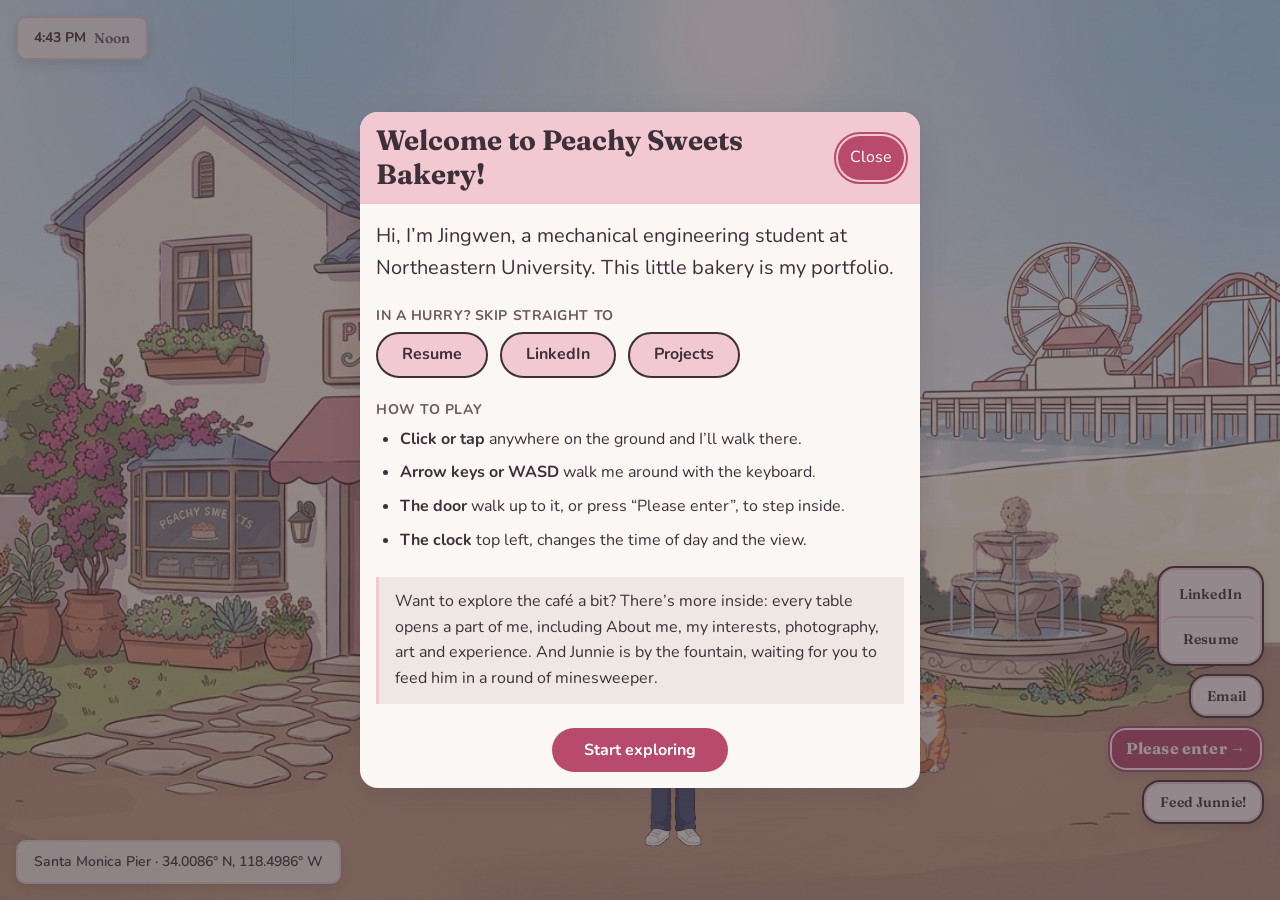
<file: index.html>
<!DOCTYPE html>
<html lang="en">
<head>
<meta charset="utf-8">
<meta name="viewport" content="width=device-width, initial-scale=1">

<!-- Copy lives in src/data/content.js (PRD R31). <title> is set from there on boot;
     this value is only what shows before the module runs. -->
<title>Jingwen Bakery</title>
<!-- The cake slice from the Arts table, as the tab icon. -->
<link rel="icon" type="image/png" sizes="32x32" href="assets/favicon-32.png">
<link rel="apple-touch-icon" href="assets/apple-touch-icon.png">

<link rel="preconnect" href="https://fonts.googleapis.com">
<link rel="preconnect" href="https://fonts.gstatic.com" crossorigin>
<link rel="stylesheet" href="https://fonts.googleapis.com/css2?family=Fraunces:opsz,wght@9..144,400;9..144,600&family=Nunito:wght@400;600;700&display=swap">

<!-- No leading slashes anywhere. A leading slash resolves to the domain root and
     404s on a GitHub Pages project site (PRD §10.3). -->
<link rel="stylesheet" href="src/styles/tokens.css">
<link rel="stylesheet" href="src/styles/base.css">
<link rel="stylesheet" href="src/styles/scenes.css">
<link rel="stylesheet" href="src/styles/ui.css">
<link rel="stylesheet" href="src/styles/panel.css">
<link rel="stylesheet" href="src/styles/game.css">
</head>

<!-- data-time is replaced on boot from the visitor's clock. The value here only
     prevents a flash of untinted scene before the module runs. -->
<body data-time="noon">

<!-- Layer order is fixed by PRD §9 and design.md. Stacking comes from the --z-* tokens
     in tokens.css; never add a bare z-index. The elements are static, the contents are
     filled in by src/engine/renderer.js from src/data/. -->
<div class="stage" id="stage">
  <div class="layer layer--sky"      id="sky"      aria-hidden="true"></div>

  <!-- Two backdrops so a time change can cross-fade instead of hard-cutting (R30).
       The renderer alternates which one is on top.

       Each is a slot rather than a bare <img>: the image is fitted small, to read as
       distant, and a blurred copy of itself fills the space around it so it does not
       end on a visible rectangle. See scenes.css. -->
  <!-- Three copies of the same file, side by side, with the outer two mirrored. The
       middle one is the landmark; the mirrors exist only to carry the sky and the
       distant land out past the edges of the screen. Same URL, so one download. -->
  <div class="layer layer--backdrop" id="backdrop-a" aria-hidden="true">
    <div class="backdrop__strip">
      <img class="backdrop__image backdrop__image--mirror" alt="" decoding="async">
      <img class="backdrop__image" alt="" decoding="async">
      <img class="backdrop__image backdrop__image--mirror" alt="" decoding="async">
    </div>
  </div>
  <div class="layer layer--backdrop" id="backdrop-b" aria-hidden="true" hidden>
    <div class="backdrop__strip">
      <img class="backdrop__image backdrop__image--mirror" alt="" decoding="async">
      <img class="backdrop__image" alt="" decoding="async">
      <img class="backdrop__image backdrop__image--mirror" alt="" decoding="async">
    </div>
  </div>

  <div class="layer layer--tint"     id="tint"     aria-hidden="true"></div>
  <img class="layer layer--scene"    id="scene"    alt="" decoding="async">

  <!-- The interior's light: sunset through the window, lamps on at night. Indoors
       only, and only over the painted room — see "the room's light" in scenes.css. -->
  <div class="layer layer--room-light" id="room-light" aria-hidden="true">
    <div class="room-light__shade"></div>
    <div class="room-light__window"></div>
    <div class="room-light__lamps"></div>
  </div>
  <div class="layer layer--props"    id="props"></div>

  <!-- The five table buttons have their own layer, separate from the signs, because
       the two need different treatment on a phone. Sharing the signs' layer meant
       the tables were dragged into the signs' corner dock by a rule written for
       signs, and landed at viewport percentages that mean nothing. Both layers do
       dock below 8:5, but each to its own place — see ui.css.

       NOT aria-hidden, unlike the decor layer below: these are real controls. -->
  <div class="layer layer--tables"   id="tables"></div>

  <div class="layer layer--decor"    id="decor" aria-hidden="true"></div>
  <div class="layer layer--actors"   id="actors"></div>

  <!-- Chrome. Sits above the time-of-day tint, so it is never dimmed by the night
       wash — that would be a bug, not a mood. -->
  <div class="layer layer--ui" id="ui"></div>
</div>

<!-- The overlay panel a table opens. Outside .stage deliberately: the stage gets
     `inert` while a panel is open, and a panel nested inside it would inert itself.
     Empty here — src/engine/panel.js fills it, because copy lives in content.js. -->
<div class="panel" id="panel" hidden>
  <div class="panel__scrim" data-close></div>
  <!-- The FRAME is the dialog, not the card: the Feed Junnie! tabs stick out past
       the card's edge, so they live beside it rather than inside its clipped,
       rounded box, and they still have to be inside the dialog for a screen reader
       in a modal to reach them. -->
  <div class="panel__frame" role="dialog" aria-modal="true" aria-labelledby="panel-title">
  <div class="panel__card">
    <header class="panel__bar">
      <h2 class="panel__title" id="panel-title"></h2>
      <button class="panel__close" type="button" data-close></button>
    </header>
    <!-- tabindex="0" makes the scrolling region reachable by keyboard. Without it
         the body is not focusable, the arrow keys go to the focused close button
         instead, and a keyboard-only user cannot read past the fold of a long
         panel — WCAG 2.1.1. It is also the standard technique for a scroll
         container that holds no other focusable element. -->
    <div class="panel__body" id="panel-body" tabindex="0"></div>
  </div>
  <!-- Dividers on the side of the window. Empty and hidden for every panel except
       Feed Junnie!, which fills it (engine/game.js). -->
  <div class="panel__tabs" id="panel-tabs" hidden></div>
  </div>
</div>

<!-- The photo lightbox. A SIBLING of the panel, not a child: the panel's focus trap
     queries its own subtree, so a lightbox nested inside would be caught by that trap
     and by the panel's Escape handler at the same time. Kept out here, it owns its
     own trap and closes on its own Escape. src/engine/lightbox.js fills it. -->
<div class="lightbox" id="lightbox" hidden>
  <div class="lightbox__scrim" data-lightbox-close></div>
  <div class="lightbox__frame" role="dialog" aria-modal="true" aria-labelledby="lightbox-caption">
    <!-- Close comes FIRST in the DOM even though it is styled into the top-right
         corner. That corner is above the arrows on screen, so first in the markup is
         what makes the tab order match the reading order. Placed last, Tab went
         prev, next, close — the way out was the last thing a keyboard user found. -->
    <button class="lightbox__close" id="lightbox-close" type="button" data-lightbox-close></button>
    <img class="lightbox__image" id="lightbox-image" alt="">
    <p class="lightbox__caption" id="lightbox-caption"></p>
    <div class="lightbox__controls">
      <button class="lightbox__nav" id="lightbox-prev" type="button"></button>
      <span class="lightbox__count" id="lightbox-count"></span>
      <button class="lightbox__nav" id="lightbox-next" type="button"></button>
    </div>
  </div>
</div>

<script type="module" src="src/engine/main.js"></script>
</body>
</html>
</file>
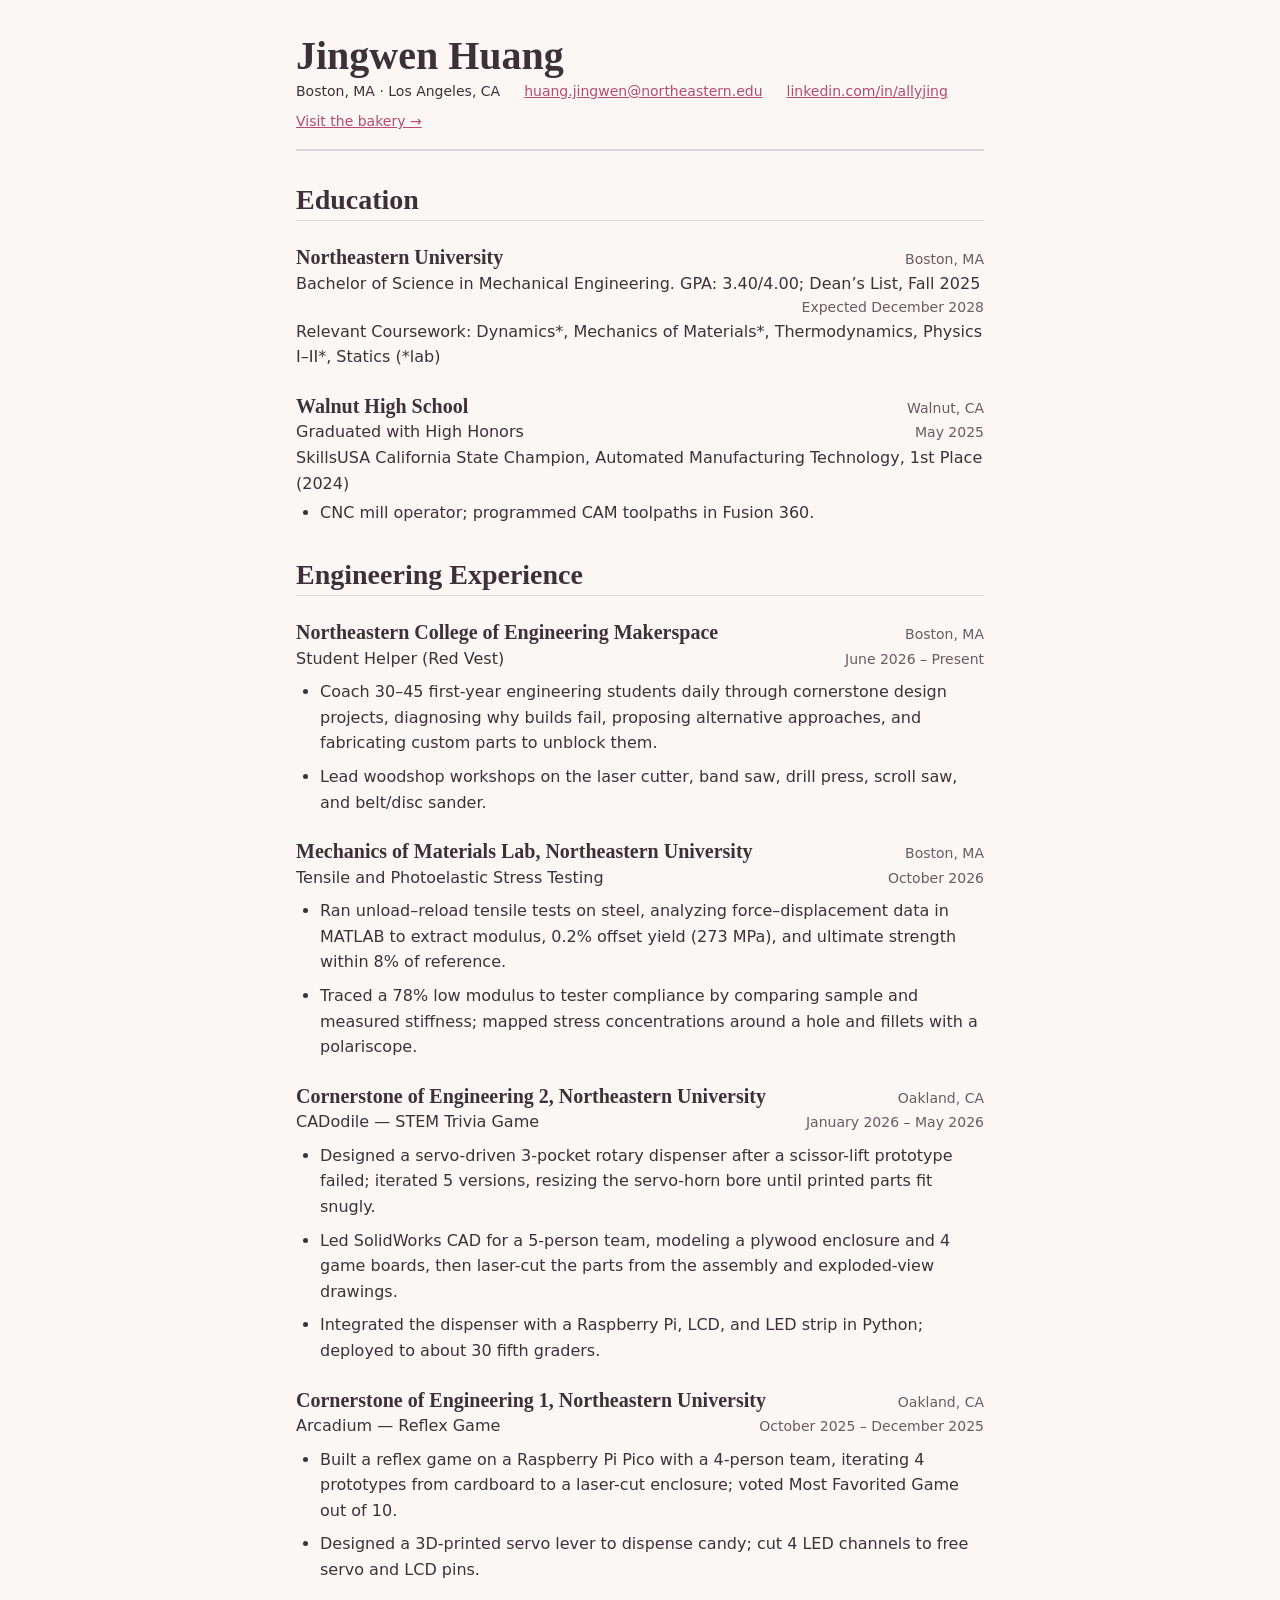
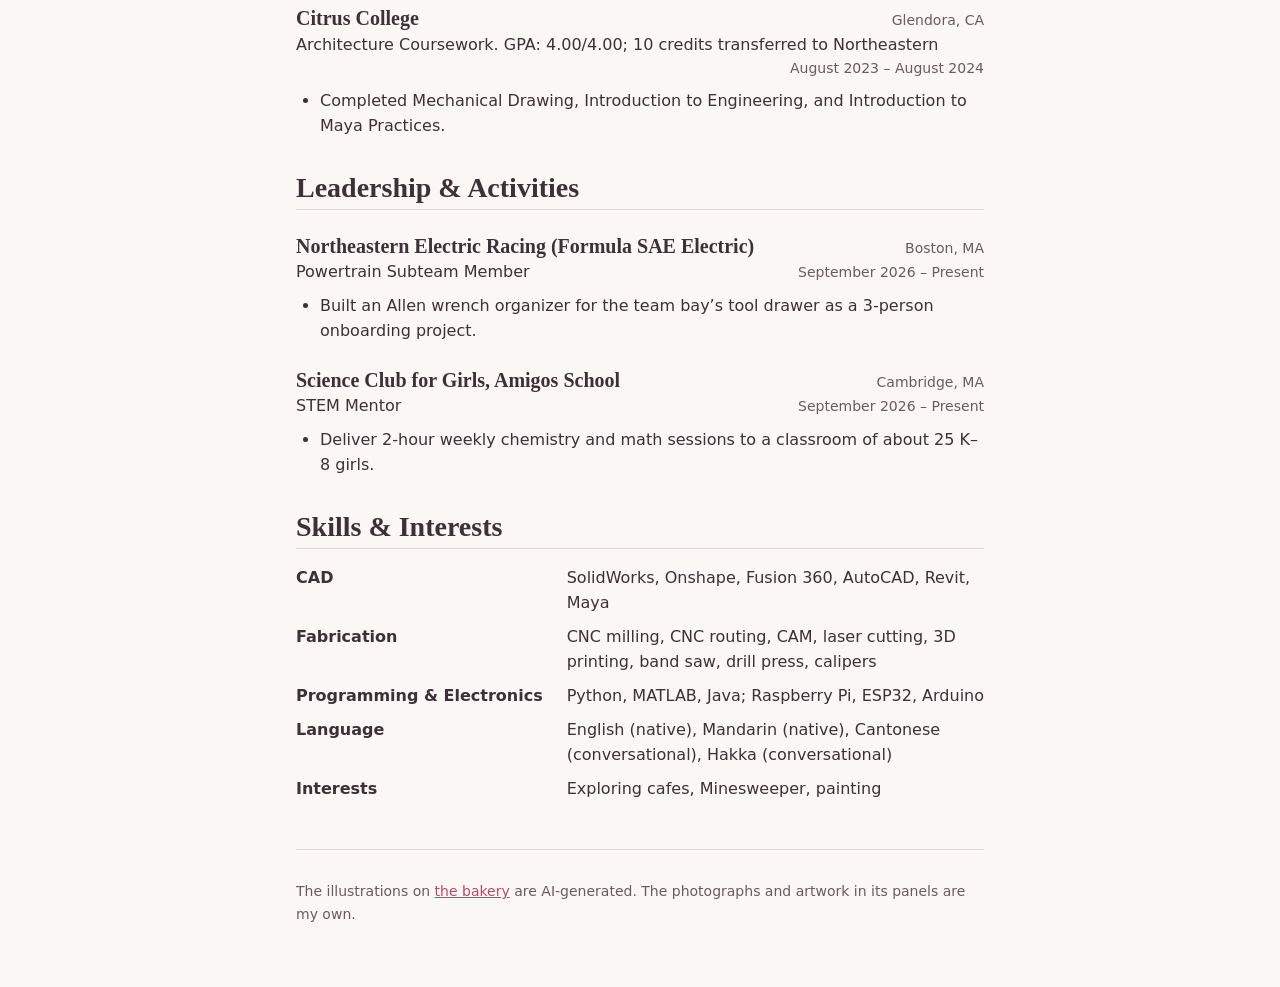
<file: resume.html>
<!DOCTYPE html>
<html lang="en">
<head>
<meta charset="utf-8">
<meta name="viewport" content="width=device-width, initial-scale=1">
<title>Jingwen Huang — Resume</title>
<!-- The cake slice from the Arts table, as the tab icon. -->
<link rel="icon" type="image/png" sizes="32x32" href="assets/favicon-32.png">
<link rel="apple-touch-icon" href="assets/apple-touch-icon.png">
<meta name="description" content="Jingwen Huang: mechanical engineering student at Northeastern University. Makerspace student helper, materials testing, CAD and fabrication.">

<!-- No leading slashes: they resolve to the domain root and 404 on a project site. -->
<link rel="stylesheet" href="src/styles/tokens.css">
<link rel="stylesheet" href="src/styles/resume.css">
</head>

<!-- data-time is fixed rather than derived. This page has no JavaScript by design
     (PRD R24): it is the fast path for a recruiter, and it has to work if every
     script fails. The time-of-day system does not apply here.

     ⚠️ The phone number from the source resume is deliberately NOT here. This repo is
     public (PRD §10.3). Email and LinkedIn are enough to reach her.

     Source: Resume_JingwenH_Mach.pdf (Harvard template), 2026-11-02. Every line
     below is hers, verbatim, in the same sections and order. The resume also lists
     allyjing.github.io, which is this site, so "Visit the bakery" stands in for it.

     Each entry is laid out like the template: the organisation with its place on the
     right, then the role with its dates on the right. -->
<body data-time="noon">

<a class="skip" href="#main">Skip to content</a>

<header class="sheet__head">
  <h1>Jingwen Huang</h1>

  <ul class="contact">
    <li>Boston, MA &middot; Los Angeles, CA</li>
    <li><a href="mailto:huang.jingwen@northeastern.edu">huang.jingwen@northeastern.edu</a></li>
    <li><a href="https://www.linkedin.com/in/allyjing/" rel="noopener noreferrer">linkedin.com/in/allyjing</a></li>
    <li><a href="index.html">Visit the bakery &rarr;</a></li>
  </ul>
</header>

<main id="main">

  <section>
    <h2>Education</h2>

    <article class="entry">
      <div class="entry__row"><h3>Northeastern University</h3><span>Boston, MA</span></div>
      <div class="entry__row">
        <p>Bachelor of Science in Mechanical Engineering. GPA: 3.40/4.00; Dean&rsquo;s List, Fall 2025</p>
        <span>Expected December 2028</span>
      </div>
      <p class="entry__line">Relevant Coursework: Dynamics*, Mechanics of Materials*, Thermodynamics,
        Physics I–II*, Statics (*lab)</p>
    </article>

    <article class="entry">
      <div class="entry__row"><h3>Walnut High School</h3><span>Walnut, CA</span></div>
      <div class="entry__row"><p>Graduated with High Honors</p><span>May 2025</span></div>
      <p class="entry__line">SkillsUSA California State Champion, Automated Manufacturing
        Technology, 1st Place (2024)</p>
      <ul>
        <li>CNC mill operator; programmed CAM toolpaths in Fusion 360.</li>
      </ul>
    </article>
  </section>

  <section>
    <h2>Engineering Experience</h2>

    <article class="entry">
      <div class="entry__row"><h3>Northeastern College of Engineering Makerspace</h3><span>Boston, MA</span></div>
      <div class="entry__row"><p>Student Helper (Red Vest)</p><span>June 2026 – Present</span></div>
      <ul>
        <li>Coach 30–45 first-year engineering students daily through cornerstone design
          projects, diagnosing why builds fail, proposing alternative approaches, and
          fabricating custom parts to unblock them.</li>
        <li>Lead woodshop workshops on the laser cutter, band saw, drill press, scroll saw,
          and belt/disc sander.</li>
      </ul>
    </article>

    <article class="entry">
      <div class="entry__row"><h3>Mechanics of Materials Lab, Northeastern University</h3><span>Boston, MA</span></div>
      <div class="entry__row"><p>Tensile and Photoelastic Stress Testing</p><span>October 2026</span></div>
      <ul>
        <li>Ran unload–reload tensile tests on steel, analyzing force–displacement data in
          MATLAB to extract modulus, 0.2% offset yield (273 MPa), and ultimate strength
          within 8% of reference.</li>
        <li>Traced a 78% low modulus to tester compliance by comparing sample and measured
          stiffness; mapped stress concentrations around a hole and fillets with a
          polariscope.</li>
      </ul>
    </article>

    <article class="entry">
      <div class="entry__row"><h3>Cornerstone of Engineering 2, Northeastern University</h3><span>Oakland, CA</span></div>
      <div class="entry__row"><p>CADodile — STEM Trivia Game</p><span>January 2026 – May 2026</span></div>
      <ul>
        <li>Designed a servo-driven 3-pocket rotary dispenser after a scissor-lift prototype
          failed; iterated 5 versions, resizing the servo-horn bore until printed parts fit
          snugly.</li>
        <li>Led SolidWorks CAD for a 5-person team, modeling a plywood enclosure and 4 game
          boards, then laser-cut the parts from the assembly and exploded-view drawings.</li>
        <li>Integrated the dispenser with a Raspberry Pi, LCD, and LED strip in Python;
          deployed to about 30 fifth graders.</li>
      </ul>
    </article>

    <article class="entry">
      <div class="entry__row"><h3>Cornerstone of Engineering 1, Northeastern University</h3><span>Oakland, CA</span></div>
      <div class="entry__row"><p>Arcadium — Reflex Game</p><span>October 2025 – December 2025</span></div>
      <ul>
        <li>Built a reflex game on a Raspberry Pi Pico with a 4-person team, iterating 4
          prototypes from cardboard to a laser-cut enclosure; voted Most Favorited Game out
          of 10.</li>
        <li>Designed a 3D-printed servo lever to dispense candy; cut 4 LED channels to free
          servo and LCD pins.</li>
      </ul>
    </article>

    <article class="entry">
      <div class="entry__row"><h3>Citrus College</h3><span>Glendora, CA</span></div>
      <div class="entry__row">
        <p>Architecture Coursework. GPA: 4.00/4.00; 10 credits transferred to Northeastern</p>
        <span>August 2023 – August 2024</span>
      </div>
      <ul>
        <li>Completed Mechanical Drawing, Introduction to Engineering, and Introduction to
          Maya Practices.</li>
      </ul>
    </article>
  </section>

  <section>
    <h2>Leadership &amp; Activities</h2>

    <article class="entry">
      <div class="entry__row"><h3>Northeastern Electric Racing (Formula SAE Electric)</h3><span>Boston, MA</span></div>
      <div class="entry__row"><p>Powertrain Subteam Member</p><span>September 2026 – Present</span></div>
      <ul>
        <li>Built an Allen wrench organizer for the team bay&rsquo;s tool drawer as a
          3-person onboarding project.</li>
      </ul>
    </article>

    <article class="entry">
      <div class="entry__row"><h3>Science Club for Girls, Amigos School</h3><span>Cambridge, MA</span></div>
      <div class="entry__row"><p>STEM Mentor</p><span>September 2026 – Present</span></div>
      <ul>
        <li>Deliver 2-hour weekly chemistry and math sessions to a classroom of about 25
          K–8 girls.</li>
      </ul>
    </article>
  </section>

  <section>
    <h2>Skills &amp; Interests</h2>
    <dl class="skills">
      <dt>CAD</dt>
      <dd>SolidWorks, Onshape, Fusion 360, AutoCAD, Revit, Maya</dd>

      <dt>Fabrication</dt>
      <dd>CNC milling, CNC routing, CAM, laser cutting, 3D printing, band saw, drill
        press, calipers</dd>

      <dt>Programming &amp; Electronics</dt>
      <dd>Python, MATLAB, Java; Raspberry Pi, ESP32, Arduino</dd>

      <dt>Language</dt>
      <dd>English (native), Mandarin (native), Cantonese (conversational), Hakka
        (conversational)</dd>

      <dt>Interests</dt>
      <dd>Exploring cafes, Minesweeper, painting</dd>
    </dl>
  </section>

</main>

<footer class="sheet__foot">
  <p>The illustrations on <a href="index.html">the bakery</a> are AI-generated. The photographs and artwork in its panels are my own.</p>
</footer>

</body>
</html>
</file>
<file: src/styles/tokens.css>
/* Repo path: src/styles/tokens.css
 *
 * SINGLE SOURCE OF TRUTH for every color in the project.
 * No other file may contain a raw hex, rgb, or hsl value.
 *
 * The four [data-time] blocks override the SAME token names. Write component CSS once
 * against the semantic tokens; it will re-theme for free. Any new color must be added to
 * all four blocks, or it will be wrong three-quarters of the time.
 */

/* The indoor light tokens are REGISTERED so they can cross-fade. A plain custom
 * property used inside a gradient snaps from one value to the next; a registered
 * <color> interpolates, so the window darkens over 600ms like the sky outside does.
 * initial-value is the daytime "no change" value of each one. */
@property --room-window-top    { syntax: '<color>'; inherits: true; initial-value: #FFFFFF; }
@property --room-window-bottom { syntax: '<color>'; inherits: true; initial-value: #FFFFFF; }
@property --room-shade         { syntax: '<color>'; inherits: true; initial-value: #FFFFFF; }
@property --room-lamp-glow     { syntax: '<color>'; inherits: true; initial-value: transparent; }

:root {
  /* ---- Core palette (neutral / noon baseline) ---------------------------- */
  --surface-wall:   #FBF7F4;  /* bakery stucco, cards */
  --surface-trim:   #F2C8D3;  /* awning, window frames, signage */
  --surface-roof:   #A8C8DE;  /* roof tile, shutters */
  --accent-berry:   #B84A6E;  /* the ONE saturated color. Verified: 4.95:1 with
                                 --on-accent, 4.65:1 on --surface-wall. The more
                                 obvious #C2577A measures 4.25:1 and fails AA. */
  --ink:            #3E3038;  /* all text */
  --cat-ginger:     #E08A4B;  /* Junnie. Reserved. */
  /* The desserts. ⚠️ --dessert-bake and --dessert-glaze are now consumed by
   * assets/source/draw-desserts.py, which BAKES THEM INTO PNGs — a PNG cannot read a
   * custom property, so the script repeats these values as Python constants. They
   * look unused from CSS and they are not: change one here and you must change it
   * there and re-run the script, or the sprite and the plate under it disagree.
   * --dessert-plate is still drawn in CSS, by .serving::after. */
  --dessert-bake:   #E8C489;  /* baked pastry: croissant, bao, souffle */
  --dessert-glaze:  #E9A7B4;  /* icing and macaron shells */
  --dessert-plate:  #F6F0E8;  /* the plate under them — drawn in CSS */
  --on-accent:      #FFFFFF;  /* text/icons ON --accent-berry. Flips at night. */

  /* ---- Derived surfaces -------------------------------------------------- */
  --surface-raised: #FFFFFF;
  --surface-sunken: #EFE7E4;
  --ink-soft:       #6B5A62;  /* secondary text. AA on --surface-wall. */
  --hairline:       #E2D5D9;

  /* ---- Scene environment ------------------------------------------------- */
  --sky-top:        #9FC9E8;
  --sky-bottom:     #DCEBF5;
  --ground:         #A8CE8B;
  --ground-shade:   #8FBA73;
  --light-tint:     transparent;          /* the wash over the whole scene */
  --scene-filter:   none;                 /* brightness/saturate adjustment */
  --window-glow:    transparent;          /* lit bakery windows at night */
  --shadow-cast:    rgba(62, 48, 56, 0.16);
  --panel-scrim:    rgba(62, 48, 56, 0.55);  /* dim behind an open panel */

  /* ---- Type -------------------------------------------------------------- */
  --font-display: "Fraunces", Georgia, serif;
  --font-ui:      "Nunito", system-ui, -apple-system, sans-serif;

  --text-xs:   0.75rem;
  --text-sm:   0.875rem;
  --text-base: 1rem;
  --text-lg:   1.25rem;
  --text-xl:   1.75rem;
  --text-2xl:  2.5rem;

  --leading-tight: 1.2;
  --leading-body:  1.6;

  /* ---- Space (4px base) -------------------------------------------------- */
  --space-1: 0.25rem;
  --space-2: 0.5rem;
  --space-3: 0.75rem;
  --space-4: 1rem;
  --space-6: 1.5rem;
  --space-8: 2rem;
  --space-12: 3rem;

  /* ---- Radius ------------------------------------------------------------ */
  --radius-sm:   4px;
  --radius-md:   10px;
  --radius-lg:   18px;
  --radius-full: 999px;

  /* ---- Layers — never write a bare z-index ------------------------------- */
  --z-sky:       0;
  --z-backdrop:  5;   /* distant landmark layer */
  --z-scene:    10;
  --z-room-light: 15; /* the interior's window and lamp light: over the room art,
                         under the tables, so a dessert is never darkened */
  --z-props:    20;
  --z-actors:   30;
  --z-tint:     40;   /* time-of-day wash: ABOVE the scene, BELOW the UI */
  --z-ui:      100;   /* clock, location label, resume link — never dimmed */
  --z-panel:   200;
  --z-modal:   300;

  /* ---- Motion ------------------------------------------------------------ */
  --dur-bob:        400ms;
  --dur-step:       560ms;   /* one full stride, both legs */
  --dur-scene:      250ms;
  --dur-timeshift:  600ms;
  --ease-soft:      cubic-bezier(0.4, 0.0, 0.2, 1);

  /* ---- UI chrome (clock, location label) — readable in all four themes ---- */
  --chrome-bg:   rgba(251, 247, 244, 0.88);
  --chrome-ink:  #3E3038;

  /* ---- Indoor UI ----------------------------------------------------------
   * The interior is a lit room and does not change with the time of day, so
   * neither does anything drawn on top of it. These deliberately have NO
   * [data-time] overrides — that is the whole point of them.
   *
   * They hold the daytime values of the tokens they stand in for, so an indoor
   * control looks the same at midnight as at noon. Do not "fix" the missing
   * overrides by adding them. */
  --room-face:       #FBF7F4;  /* stands in for --surface-wall  */
  --room-ink:        #3E3038;  /* stands in for --ink           */
  --room-keyline:    #F2C8D3;  /* stands in for --surface-trim  */
  --room-accent:     #B84A6E;  /* stands in for --accent-berry  */
  --room-on-accent:  #FFFFFF;  /* stands in for --on-accent     */
  --room-chrome-bg:  rgba(251, 247, 244, 0.88);
  --room-hairline:   #E2D5D9;
  --room-ink-soft:   #6B5A62;
  --room-shadow:     rgba(62, 48, 56, 0.16);
  --room-raised:     #FFFFFF;  /* stands in for --surface-raised */
  --room-sunken:     #EFE7E4;  /* stands in for --surface-sunken */

  /* The desserts are IN the lit room, so they hold their daytime colours too. */
  --room-dessert-bake:  #E8C489;
  --room-dessert-glaze: #E9A7B4;
  --room-dessert-plate: #F6F0E8;

  /* A beverage beside some of them: glass, and what is in it. Kept separate from the
   * desserts because a drink is translucent and a pastry is not.
   *
   * ⚠️ Same as the dessert tones above: these are baked into the drink PNGs by
   * draw-desserts.py and are never read by CSS. They live here because tokens.css is
   * the single source of truth for colour in this project and that has to stay true
   * of colours that end up in an image. Do not delete them as unused. */
  --room-drink-glass:   #EAF1F4;  /* the cup or glass itself */
  --room-drink-tea:     #D9A06B;  /* milk tea, iced coffee */
  --room-drink-matcha:  #A8C48A;  /* the green one */

  /* The Life journal's divider tabs, one colour each, like the plastic dividers in
   * a real notebook. Room-scoped on purpose: the obvious tokens to reach for are
   * --surface-trim and --surface-roof, and --surface-roof is NOT in the interior
   * rebinding, so it would have turned slate at night while everything around it
   * stayed lit. All four measure AAA against --ink: 8.30, 7.11, 7.53, 7.04. */
  --room-tab-1: #F2C8D3;   /* dusty rose */
  --room-tab-2: #A8C8DE;   /* powder blue */
  --room-tab-3: #E8C489;   /* warm tan */
  --room-tab-4: #A8CE8B;   /* soft green */

  --room-scrim:      rgba(62, 48, 56, 0.55);  /* stands in for --panel-scrim */

  /* Feed Junnie!'s numbers, one colour per count like classic minesweeper, so a 3
   * can be told from a 1 at a glance. Room-scoped like the tabs above: the game is
   * drawn on the panel, which is frozen to the lit-room colours at every hour.
   * Measured on the open tile (--room-raised, white): 6.53, 6.40, 6.51, 8.65, 8.53,
   * 6.31 — all AA. 7 and 8 use --ink. */
  --room-num-1: #2F5E9E;   /* blue   */
  --room-num-2: #2E6B3A;   /* green  */
  --room-num-3: #A33A3A;   /* red    */
  --room-num-4: #5B3A8C;   /* purple */
  --room-num-5: #7A3B12;   /* brown  */
  --room-num-6: #1F6A6A;   /* teal   */

  /* The photo lightbox. A photograph is shown against a DARK mat regardless of the
   * clock, because a pale surround competes with the picture for the eye — this is
   * the one surface on the site that is dark in every theme, and it is deliberate.
   *
   * Measured: --room-photo-ink on --room-photo-mat is 12.86:1, and
   * --room-photo-ink-soft on the same mat is 7.36:1. Both AAA. */
  --room-photo-scrim:    rgba(20, 16, 28, 0.88);
  --room-photo-mat:      #2A2436;
  --room-photo-ink:      #F3ECEF;
  --room-photo-ink-soft: #C0B2BC;

  /* ---- Indoor LIGHT -------------------------------------------------------
   * The one indoor exception to "nothing indoors changes with the clock", asked for
   * directly: at sunset the window shows sunset hues, at night the outside is dark
   * and the lamps are on. These paint the ROOM ART only (.layer--room-light in
   * scenes.css) — the tables, desserts, chrome and panels stay frozen by the
   * --room-* rebinding above.
   *
   * --room-window-top/bottom are MULTIPLIED over the glass, so white means "no
   * change". --room-shade is multiplied over the whole room the same way.
   * --room-lamp-glow is SCREENED over each lamp, so transparent means "off". */
  --room-window-top:    #FFFFFF;
  --room-window-bottom: #FFFFFF;
  --room-shade:         #FFFFFF;
  --room-lamp-glow:     transparent;

  /* ---- Touch ------------------------------------------------------------- */
  --tap-min: 44px;
}

/* =========================================================================
 * TIME OF DAY
 * Backgrounds are painted ONCE under neutral light. These blocks are the
 * entire day/night system — there are no per-time background images.
 * ========================================================================= */

/* Four states, one per landmark. There is no `afternoon` — see PRD §6 R27.
 * Each --light-tint brings the NEUTRAL bakery into agreement with a backdrop
 * that already has its time of day baked in. The tint never touches the backdrop. */

[data-time="morning"] {       /* Hollywood Sign */
  --room-window-top:    #FFFFFF;   /* indoor light, see :root */
  --room-window-bottom: #FFFFFF;
  --room-shade:         #FFFFFF;
  --room-lamp-glow:     transparent;
  --sky-top:      #A8CFEA;
  --sky-bottom:   #FCE0C4;
  --light-tint:   rgba(255, 216, 168, 0.10);
  --scene-filter: brightness(1.07) saturate(1.05) hue-rotate(-5deg);
  --ground:       #B0D492;
  --shadow-cast:  rgba(58, 70, 110, 0.16);  /* COOL shadows — this is what reads as
                                               morning rather than sunset */
  --panel-scrim:  rgba(58, 70, 110, 0.55);
  --window-glow:  transparent;
}

[data-time="sunset"] {        /* Laguna Beach */
  --room-window-top:    #F4A07E;   /* indoor light, see :root */
  --room-window-bottom: #FAD3A6;
  --room-shade:         #FBEBDD;
  --room-lamp-glow:     rgba(255, 190, 120, 0.28);
  --sky-top:      #E8734F;
  --sky-bottom:   #F9C98E;
  /* A heavy orange wash over the whole frame turns the scene muddy brown, so the
   * overlay stays light and --scene-filter carries the warmth instead. Filters
   * respect alpha; a full-frame overlay does not.
   *
   * hue-rotate is what makes this read as golden hour rather than as "the same
   * picture, slightly orange" — it moves the greens toward yellow the way low sun
   * actually does. */
  --light-tint:   rgba(255, 150, 105, 0.12);
  /* -16deg turned the lawn autumn-yellow. -9 keeps the golden cast on the walls and
   * the path without draining the green out of the grass. */
  --scene-filter: brightness(1.02) saturate(1.22) hue-rotate(-9deg);
  --ground:       #8FA86E;
  --shadow-cast:  rgba(110, 48, 32, 0.30);
  --panel-scrim:  rgba(110, 48, 32, 0.55);
  --window-glow:  rgba(255, 206, 140, 0.52);
}

[data-time="noon"] {          /* Santa Monica Pier */
  --room-window-top:    #FFFFFF;   /* indoor light, see :root */
  --room-window-bottom: #FFFFFF;
  --room-shade:         #FFFFFF;
  --room-lamp-glow:     transparent;
  --sky-top:      #9FC9E8;
  --sky-bottom:   #DCEBF5;
  --light-tint:   transparent;
  --scene-filter: none;
  --ground:       #A8CE8B;
  --shadow-cast:  rgba(62, 48, 56, 0.16);
  --panel-scrim:  rgba(62, 48, 56, 0.55);
  --window-glow:  transparent;
}

[data-time="night"] {         /* Griffith Observatory */
  --room-window-top:    #252B5C;   /* indoor light, see :root */
  --room-window-bottom: #3A3768;
  --room-shade:         #B8A39C;
  --room-lamp-glow:     rgba(255, 190, 100, 0.75);
  --sky-top:      #1E2547;
  --sky-bottom:   #46436E;
  --light-tint:   rgba(42, 52, 112, 0.30);
  /* Carries the whole night treatment outdoors now that there is no overlay: a
   * little darker and bluer than before to make up for the wash that was removed. */
  --scene-filter: brightness(0.54) saturate(0.58) hue-rotate(16deg);
  --ground:       #5E7A5C;
  --shadow-cast:  rgba(14, 18, 40, 0.34);
  --panel-scrim:  rgba(14, 18, 40, 0.68);
  --window-glow:  rgba(255, 206, 128, 0.72);

  /* Text surfaces stay readable after dark — the UI overlay does NOT get dimmed.
   *
   * --surface-trim and --surface-roof MUST be overridden here too. They are not
   * just decoration: anything putting --ink on them inverts after dark, because
   * --ink flips to near-white while an unflipped pastel stays light. The garden
   * signs did exactly that and measured 1.29:1, a severe failure that is invisible
   * until you look at the scene at night. Any new surface token needs the same
   * treatment. */
  --surface-trim:   #4E3642;  /* 9.35:1 with --ink */
  --surface-roof:   #33414F;  /* 8.98:1 with --ink */
  --surface-wall:   #2A2436;
  --surface-raised: #363046;
  --surface-sunken: #201B2A;
  --ink:            #F3ECEF;
  --ink-soft:       #C0B2BC;
  --hairline:       #4A4054;
  --chrome-bg:      rgba(42, 36, 54, 0.88);
  --chrome-ink:     #F3ECEF;

  /* The room's lights are on after dark, so the desserts warm rather than dim.
   * These are OBJECTS in the scene, not interface, which is why they get their own
   * tokens: every --surface-* flips to a dark UI colour after dark, and a plate that
   * turns navy reads as broken rather than as dim. */
  --dessert-bake:   #C9A876;
  --dessert-glaze:  #C98F9C;
  --dessert-plate:  #CFC5B8;

  --accent-berry:   #E88BA8;  /* lightened for the dark surface: 6.19:1.
                                 The daytime #B84A6E measures 3.20:1 here. */
  --on-accent:      #2A2436;  /* flips to dark: white on #E88BA8 is 2.42:1, a clear
                                 fail. This is why --on-accent is a token. */
}

/* =========================================================================
 * Reduced motion. Every animation in the project sits inside the
 * no-preference query; this is the safety net.
 * ========================================================================= */

@media (prefers-reduced-motion: reduce) {
  :root {
    --dur-bob:       0ms;
    --dur-scene:     0ms;
    --dur-timeshift: 0ms;
  }
  *,
  *::before,
  *::after {
    animation-duration: 0.01ms !important;
    animation-iteration-count: 1 !important;
    transition-duration: 0.01ms !important;
  }
}
</file>
<file: src/styles/base.css>
/* Repo path: src/styles/base.css
 *
 * Reset, document defaults, and the accessibility floor. No colour literals — every
 * value here is a token from tokens.css.
 */

*, *::before, *::after { box-sizing: border-box; }

html, body {
  margin: 0;
  padding: 0;
  height: 100%;
}

body {
  font-family: var(--font-ui);
  font-size: var(--text-base);
  line-height: var(--leading-body);
  color: var(--ink);
  background: var(--surface-sunken);
  overflow: hidden;               /* the stage fills the viewport; the page never scrolls */
  overflow: clip;                 /* ...and cannot be scrolled by a focus() either — see .stage */

  /* Tokens re-theme instantly when data-time changes; this makes it a cross-fade
     rather than a hard cut (PRD R30). */
  transition: background-color var(--dur-timeshift) var(--ease-soft);
}

h1, h2, h3 {
  font-family: var(--font-display);
  line-height: var(--leading-tight);
  margin: 0;
}

/* Every interactive element gets a visible focus ring. Never `outline: none` without
   a replacement — this is the single easiest accessibility rule to break. */
:focus-visible {
  outline: 2px solid var(--accent-berry);
  outline-offset: 2px;
  border-radius: var(--radius-sm);
}

img {
  /* The art is deliberately smooth, not pixel art. `pixelated` fights the brief. */
  image-rendering: auto;
  user-select: none;
  -webkit-user-drag: none;
}
</file>
<file: src/styles/scenes.css>
/* Repo path: src/styles/scenes.css
 *
 * The stage and its layers. Stacking uses the --z-* tokens only — a bare z-index here
 * would sit outside the system and eventually fight it.
 */

.stage {
  position: relative;
  /* ⚠️ `clip`, not just `hidden`. An overflow:hidden box can still be SCROLLED by the
     browser — focusing a sign or a table that pokes past the edge of the window
     scrolls the stage to reveal it, and the whole scene jumps sideways or up. `clip`
     forbids scrolling outright. `hidden` stays first as the fallback for browsers
     that do not know `clip`. */
  overflow: hidden;
  overflow: clip;
  width: 100%;
  height: 100vh;
  height: 100dvh;   /* dvh accounts for mobile Safari's collapsing toolbar; the 100vh
                       line above is the fallback for browsers without dvh */
}

.layer {
  position: absolute;
  inset: 0;
  width: 100%;
  height: 100%;
}

/* The scene art is landscape (about 1.83:1) and the primary target is a 390x844
   portrait phone, so it is cropped to fill rather than letterboxed. The bakery sits
   left of centre, which is what `center` keeps in frame. */
.layer--backdrop,
.layer--scene {
  object-fit: cover;
  object-position: center bottom;
}

/* --- sky -------------------------------------------------------------------
   A loading fallback only. Each backdrop image carries its own sky now, so this
   is what shows for the moment before the backdrop decodes. */
.layer--sky {
  z-index: var(--z-sky);
  background: linear-gradient(to bottom, var(--sky-top), var(--sky-bottom));
  transition: background var(--dur-timeshift) var(--ease-soft);
}

/* --- backdrop --------------------------------------------------------------
   The distant landmark. Each image has its own time of day BAKED IN, which is why
   the tint must never reach it: a night tint over an already-night Griffith renders
   black. Outdoors there is no tint overlay at all — see below.

   Drawn SMALLER than the scene, so the landmark reads as miles away rather than as
   a hill in the next field. Its height is --horizon and its bottom sits on the
   painting's ground line, so none of it is left exposed underneath.

   Drawing it smaller means it does not span the width, and the earlier fix for that
   — fading the edges out — read as a cut-off. So instead the strip carries a
   MIRRORED copy of the same image on each side. The mirror is seamless at the join
   by construction and carries the sky and the distant land right off both edges.

   The mirrors are deliberately NARROW SLICES rather than whole copies. A full
   mirrored copy brings the landmark itself back into view on the other side — a
   second, backwards HOLLYWOOD sign appeared at the left edge. Cropping each mirror
   to a slice of the image's own edge means it can only ever carry edge content:
   sky and distant land, never the subject. Same URL three times, one download. */
.layer--backdrop {
  z-index: var(--z-backdrop);
  inset: auto;
  left: var(--scene-x, 0px);
  top: var(--scene-y, 0px);
  width: var(--scene-w, 100%);
  height: var(--scene-h, 100%);
  opacity: 1;
  overflow: hidden;
  /* 600ms cross-fade on a time change. It must never hard-cut (R30). */
  transition: opacity var(--dur-timeshift) var(--ease-soft);
}

.backdrop__strip {
  position: absolute;
  bottom: calc(100% - var(--horizon, 100%));
  height: var(--horizon, 100%);
  display: flex;

  /* Centres the STRIP on the align point, which centres its middle copy — the one
     holding the landmark — while the mirrors run off both sides. */
  left: var(--backdrop-align, 50%);
  transform: translateX(-50%);
}

.backdrop__image {
  display: block;
  height: 100%;
  width: auto;
  max-width: none;
}

.backdrop__image--mirror {
  transform: scaleX(-1);
  /* A narrow slice of the image's edge, not the whole picture. */
  width: auto;
  aspect-ratio: 0.75;
  object-fit: cover;
  object-position: left center;   /* mirrored, so this is the edge nearest the join */
}

/* --- tint ------------------------------------------------------------------
   A full-frame wash sits at --z-tint (40), above the scene and the actors, so it
   reaches the bakery — but it necessarily reaches the backdrop too, and the
   backdrops already have their time of day painted in. PRD §9 and design.md both
   warn that tinting an already-night Griffith is wrong.

   With an opaque exterior there was no way to have one without the other. The cutout
   settles it: OUTDOORS THERE IS NO OVERLAY. The whole treatment is carried by
   --scene-filter, which is applied to the scene image and therefore respects its
   alpha — it tints the painted bakery and cannot touch the layer behind it.

   The overlay survives indoors, where the room is opaque and there is no backdrop to
   protect, and where a soft wash across the whole frame is exactly what is wanted. */
.layer--tint {
  z-index: var(--z-tint);
  background: none;
  pointer-events: none;
  transition: background-color var(--dur-timeshift) var(--ease-soft);
}

/* --- scene -----------------------------------------------------------------
   The bakery, painted once under neutral light. --scene-filter is what actually
   brings it into agreement with the backdrop's time of day. */
.layer--scene {
  z-index: var(--z-scene);
  filter: var(--scene-filter);
  transition: filter var(--dur-timeshift) var(--ease-soft);

  /* Matches object-fit/object-position above so the mask registers with the image
     at every window shape. Change one, change all four. */
  mask-size: cover;
  mask-position: center bottom;
  mask-repeat: no-repeat;
  -webkit-mask-size: cover;
  -webkit-mask-position: center bottom;
  -webkit-mask-repeat: no-repeat;
}

/* Props, tables, decor and actors are sized to the ARTWORK, not the stage. layout.js
   publishes the box the cropped scene image actually occupies, so a position
   expressed as a percentage in here lands on the same painted spot at every window
   shape. ui.css overrides this for .layer--props and .layer--tables below 8:5,
   where the crop hides their contents and both dock as chrome instead. */
.layer--props,
.layer--tables,
.layer--decor,
.layer--actors {
  inset: auto;
  pointer-events: none;
  left: var(--scene-x, 0px);
  top: var(--scene-y, 0px);
  width: var(--scene-w, 100%);
  height: var(--scene-h, 100%);
}

.layer--props  { z-index: var(--z-props); }

/* The five table buttons. Same z as the props layer, but later in the DOM so a
   bubble paints over a sign, and still below the actors so Jingwen walks in FRONT
   of a table rather than behind it.

   Its own layer rather than sharing the props layer, because the two dock to
   different corners on a phone and a single layer can only go to one. Sharing one
   meant the tables were carried into the signs' dock by a rule written for signs,
   and collapsed into a band on top of Jingwen. See ui.css for both docks. */
.layer--tables { z-index: var(--z-props); }

/* Scenery signs. Same z as the props layer, but later in the DOM so it paints over
   them, and still below the actors — she should walk in front of a sign, not behind.
   Unlike the props layer this one NEVER docks to the corner: decor belongs to the
   painting, so it keeps the artwork box at every viewport shape. */
.layer--decor { z-index: var(--z-props); }

/* The signs and the table buttons DO take clicks, even though their layers do not —
   a layer is a frame that lets clicks pass through to the ground beneath it, and
   only its interactive children take them. Without this opt-back-in the layer's
   pointer-events: none swallows every click on them. */
.layer--props .sign,
.layer--tables .table { pointer-events: auto; }
.layer--actors { z-index: var(--z-actors); }

/* The stage takes the clicks, because the actors layer must not intercept them. */
.stage { cursor: pointer; }

/* --- actors ----------------------------------------------------------------
   Positioned from the artwork box, sized as a percentage of its height, and
   centred on their own x with translate(-50%, -100%) so y is where the feet are.

   .actor carries the walking lean; .actor__flip carries the direction mirror.
   They are deliberately on separate elements: transform is a single property, so
   combining them would mirror the lean as well and she would lean backwards
   whenever she walked left. */
.actor {
  position: absolute;
  transform-origin: 50% 100%;
  filter: var(--scene-filter) drop-shadow(0 var(--space-1) var(--space-2) var(--shadow-cast));
  transition: filter var(--dur-timeshift) var(--ease-soft), rotate var(--dur-scene) var(--ease-soft);
  will-change: transform;
}

.actor__flip {
  position: absolute;
  inset: 0;
}

/* Jingwen is three images: two legs, then the body painted over the hip seam.
   Junnie is one image using the same .actor__body slot. */
.actor__body,
.actor__leg {
  position: absolute;
  width: 100%;
  height: auto;
}

.actor__body {
  left: 0;
  top: 0;
}

/* Each leg is half the sprite wide and hinges at the hip, which is its top edge. */
.actor__leg {
  top: var(--leg-top);
  height: var(--leg-height);
  width: 50%;
  transform-origin: 50% 0;
}

/* Both leg pieces are FULL WIDTH, with the divide between them baked into their own
   transparency rather than expressed as a box. That is what lets the divide follow
   the drawing: head-on it is a straight vertical line down the gap between the legs,
   but in profile the shoes overlap and merge, so any vertical cut slices a shoe in
   half. There the boundary slants as it descends, passing between the back heel and
   the front shoe so each keeps a whole shoe. See assets/source/cut-sprite.py. */
.actor__leg--left,
.actor__leg--right { left: 0; width: 100%; }

/* Hidden for a pose drawn whole rather than cut into pieces. */
.actor[data-jointed='false'] .actor__leg { display: none; }

/* --- Junnie at the fountain ------------------------------------------------
   He just SITS — asked for directly: "have junnie stop moving in the exterior just
   have him sit". He used to fish: a lean, a swipe at the water and a ripple in the
   fountain, on a 7s loop. That and the breathing bob every actor gets are both off
   for him; `still: true` in scenes.js is what sets data-still. */
.actor[data-still] { animation: none; }

@media (prefers-reduced-motion: no-preference) {
  /* Idle: a slow breathing bob. */
  .actor:not([data-still]) { animation: breathe 2s var(--ease-soft) infinite alternate; }

  /* Walking: the body dips TWICE per stride -- once per footfall -- so its period
     is half a stride. Animating `translate` leaves the inline `transform` (which
     carries the lean) alone; they are independent properties. */
  .actor[data-walking='true'] {
    animation: bob calc(var(--dur-step) / 2) var(--ease-soft) infinite;
  }

  /* The legs are in opposite phase, which is what makes it a walk. */
  .actor[data-walking='true'] .actor__leg--left {
    animation: step var(--dur-step) var(--ease-soft) infinite;
  }
  .actor[data-walking='true'] .actor__leg--right {
    animation: step var(--dur-step) var(--ease-soft) infinite -280ms;
  }

  @keyframes breathe {
    from { translate: 0 0; }
    to   { translate: 0 -1px; }
  }

  @keyframes bob {
    0%, 100% { translate: 0 0; }
    50%      { translate: 0 -2px; }
  }


  /* A step, seen head-on.
   *
   * The leg spends MOST of the cycle planted. That is the part that makes it read as
   * one step at a time: it lifts for about a third of the stride and stands for the
   * rest, so with the other leg half a cycle behind there are stretches where both
   * feet are down. That pause is what a walk has and a float does not.
   *
   * An earlier version had each leg raised for 80% of the cycle, which meant both
   * were off the ground at once nearly all the time — no weight anywhere, which is
   * exactly what read as waddling.
   *
   * Two other things that had to be true first:
   *   - NO ROTATION. Rotating about the hip swings the foot sideways, and sideways
   *     is a waddle.
   *   - TRANSLATE, not scaleY. Scaling squashes the shoe along with the leg, so it
   *     reads as a trouser leg compressing rather than a foot rising.
   *
   * The 15% peak is bounded by the cut: a leg is 38% of the sprite, so 15% of it is
   * 5.7% of sprite height, and the body/leg overlap is 10.2%. Go much past this and
   * the top of the leg comes out from behind the body and a gap opens at the hip. */
  @keyframes step {
    0%,  50% { translate: 0 0;    scale: 1    1; }  /* planted, carrying the weight */
    58%      { translate: 0 -8%;  scale: 1    1; }  /* pushes off                   */
    66%      { translate: 0 -15%; scale: 1.03 1; }  /* highest, swinging through    */
    74%      { translate: 0 -8%;  scale: 1.02 1; }  /* reaching down                */
    80%, 100% { translate: 0 0;   scale: 1    1; }  /* plants, and stands           */
  }
}

/* =========================================================================
 * INTERIOR
 * The room is painted, so nothing here draws furniture. Interiors take a
 * subtler version of the time tint than the exterior: a room showing a
 * dramatic sunset on its walls looks wrong (PRD §9).
 * ========================================================================= */

/* The interior does NOT change with the time of day. It is a lit room: the lamps are
 * on, so it looks the same at midnight as at noon.
 *
 * This overrides the whole time-of-day treatment indoors — no tint overlay and no
 * scene filter. An earlier version applied a softened version of both, on the theory
 * that a room should feel the hour; it does not, and a bakery that dims at night
 * reads as closed rather than as evening. The clock still shows and the exterior
 * still changes; the room simply stays lit. */
.stage[data-scene='interior'] .layer--tint { display: none; }
.stage[data-scene='interior'] .layer--scene { filter: none; }

/* Nothing drawn on top of the room changes either — the table buttons, the desserts
   and every piece of chrome.
   
   Done by REBINDING THE TOKENS on the interior stage rather than by overriding each
   control. Everything inside inherits, so a new dessert or a new button is covered
   without anyone remembering to add a rule. Patching controls one at a time missed
   the souffle's ramekin and the cake's filling, both of which use --surface-wall.

   The --room-* values are the daytime ones and deliberately have no [data-time]
   overrides of their own; see tokens.css.

   ⚠️ .panel AND .lightbox ARE IN THIS SELECTOR LIST, and they are not inside the
   stage — they are siblings of it in index.html, because the stage gets `inert`
   while a panel is open and a panel nested inside it would inert itself. Being
   outside, they do NOT inherit the rebinding from the interior stage, so without
   being named here an open panel re-themed with the clock: its card went navy at
   night while the room behind it stayed lit.

   The two Feed Junnie! panels open OUTDOORS, and they are frozen to the lit-room
   colours too. That is deliberate: a game card that turned navy at night would need
   its own night palette for the tiles and numbers, and the frozen one is already
   measured.

   Keep this as ONE selector list with ONE copy of the bindings. A second copy for
   the panel is how the souffle's ramekin got missed the first time. */
.stage[data-scene='interior'],
.panel,
.lightbox {
  --surface-wall:  var(--room-face);
  --surface-trim:  var(--room-keyline);
  /* The two surfaces a PANEL is built from: the journal page, the project cards and
     the back button are --surface-raised, and the photo thumbnails, the technical
     notes and the coverless project tile are --surface-sunken. Both were missing
     here, so at night the panel's card stayed lit while everything laid on top of
     it went navy. Neither is used anywhere else indoors. */
  --surface-raised: var(--room-raised);
  --surface-sunken: var(--room-sunken);
  --ink:           var(--room-ink);
  --ink-soft:      var(--room-ink-soft);
  --hairline:      var(--room-hairline);
  --chrome-bg:     var(--room-chrome-bg);
  --chrome-ink:    var(--room-ink);
  --accent-berry:  var(--room-accent);
  --on-accent:     var(--room-on-accent);
  --shadow-cast:   var(--room-shadow);
  --dessert-bake:  var(--room-dessert-bake);
  --dessert-glaze: var(--room-dessert-glaze);
  --dessert-plate: var(--room-dessert-plate);
  --panel-scrim:   var(--room-scrim);
}

.stage[data-scene='interior'] .chrome--location { display: none; }

/* --- the room's light ------------------------------------------------------
   The one thing indoors that DOES follow the clock, asked for directly: at sunset
   the window glows with sunset hues, at night the outside goes dark and the lamps
   come on. It paints the ROOM ART only. It sits under the tables layer, so the
   desserts, the bubbles, the chrome and the panels are untouched and stay exactly
   as readable as they are at noon — the --room-* rebinding above still holds.

   At morning and noon every token here is "no change" (white under multiply,
   transparent under screen), so the room looks as it always has. */
/* ⚠️ The LAYER has no z-index; its three children carry it. A z-index on the layer
   makes it a stacking context, and mix-blend-mode only blends with what is inside
   the same context — so the multiply blended with nothing and painted flat orange
   over the window. With the z-index on each child they sit in the same context as
   the scene image and blend with the painting itself. */
.layer--room-light {
  display: none;
  pointer-events: none;
  inset: auto;
  left: var(--scene-x, 0px);
  top: var(--scene-y, 0px);
  width: var(--scene-w, 100%);
  height: var(--scene-h, 100%);
}
.stage[data-scene='interior'] .layer--room-light { display: block; }

.room-light__window,
.room-light__shade,
.room-light__lamps {
  position: absolute;
  z-index: var(--z-room-light);
  transition:
    --room-window-top var(--dur-timeshift) var(--ease-soft),
    --room-window-bottom var(--dur-timeshift) var(--ease-soft),
    --room-shade var(--dur-timeshift) var(--ease-soft),
    --room-lamp-glow var(--dur-timeshift) var(--ease-soft);
}

/* The glass of the arched window and the French doors. The mask is cut from the
   artwork by assets/source/make-window-mask.py, cropped to the window's box — and
   these four numbers ARE that box, printed by the script. Change one, change both. */
.room-light__window {
  left: 36.119%;
  top: 20.573%;
  width: 29.433%;
  height: 34.115%;
  background: linear-gradient(to bottom, var(--room-window-top), var(--room-window-bottom));
  mix-blend-mode: multiply;
  mask-image: url('../../assets/scenes/interior-window-mask.png');
  mask-size: 100% 100%;
  -webkit-mask-image: url('../../assets/scenes/interior-window-mask.png');
  -webkit-mask-size: 100% 100%;
}

/* The corners of the room fall off a little after dark, so the lamps read as the
   light source. Multiplied, so at daytime white it does nothing. */
.room-light__shade {
  inset: 0;
  background: radial-gradient(ellipse 60% 65% at 50% 32%, transparent 20%, var(--room-shade));
  mix-blend-mode: multiply;
}

/* A glow around each of the four pendant lamps, positioned on the painted bulbs
   (image percentages, read off the 1376x768 artwork), plus a soft pool of light
   under the two big shades. Screened, so transparent means "lamps off". */
.room-light__lamps {
  inset: 0;
  mix-blend-mode: screen;
  background:
    radial-gradient(5% 9% at 22.4% 21.5%, var(--room-lamp-glow), transparent),
    radial-gradient(5% 9% at 27.1% 24.7%, var(--room-lamp-glow), transparent),
    radial-gradient(11% 13% at 50.6% 16%, var(--room-lamp-glow), transparent),
    radial-gradient(10% 12% at 75.8% 20.5%, var(--room-lamp-glow), transparent),
    radial-gradient(24% 30% at 50.6% 62%, var(--room-lamp-glow), transparent),
    radial-gradient(22% 28% at 75.8% 68%, var(--room-lamp-glow), transparent);
}

/* One trigger per painted table: the dessert sits on the table surface and the
   label floats above it. Positioned at the table surface, so the stack grows
   upward. A real <button>, so Enter and Space work without any key handling of our
   own — but a button arrives with borders, background and centred text that have
   to be cleared before it looks like part of the room. */
.table {
  /* button reset */
  appearance: none;
  border: 0;
  background: none;
  padding: 0;
  font: inherit;
  color: inherit;
  text-align: inherit;

  cursor: pointer;
  /* Comfortably tappable on a phone even though the painted table is small. */
  min-width: var(--tap-min);
  min-height: var(--tap-min);

  position: absolute;
  transform: translate(-50%, -100%);
  display: flex;
  flex-direction: column;
  align-items: center;
  gap: var(--space-2);
  /* 10%, and this number is MEASURED, not chosen for looks.

     The stack grows upward from the table surface, so a table's box reaches back
     over the table painted behind it. Experience (y 54) sits 16% of the artwork
     above Life (y 70), and once the stack is taller than that gap the two boxes
     overlap — with Life later in the DOM, clicking Experience's own plate opened
     Life instead.

     Swept in a browser: 10% is the widest that gives ZERO overlap between all five
     pairs. 11% overlaps by 4% of the smaller button, 14% by 16%. Note that 11% was
     the value here before the sprites went in, so that overlap is a bug being fixed
     rather than one being introduced.

     The desserts did not get smaller in the process. The old CSS shape was 54% of an
     11% box — about 85px at 1400x800; the sprite is 62% of a 10% box, about 89px.

     ⚠️ Re-measure if a table moves, if the sprite aspect changes, or if the bubble's
     type size changes. All three feed the stack height.
     
     ⚠️ The 10% is only a FALLBACK now. renderer.js sets --table-w per table from the
     painted table's own width at that depth, which is what gives the room its
     perspective — see scenes.js. */
  width: var(--table-w, 10%);
}

/* --- the place setting ----------------------------------------------------

   GENERATED sprites, keyed and cropped by assets/source/key-desserts.py.

   ⚠️ They are all the SAME HEIGHT and each its OWN WIDTH, and this layout depends
   on exactly that. The script crops a shared vertical box — which is what puts every
   sprite's baseline on the same row — and a tight horizontal box per sprite.

   So the row is given a definite height and the images take `height: 100%;
   width: auto`. That makes every sprite render at ONE scale, lets each take only the
   width it needs, and makes `align-items: end` stand a croissant and a glass on the
   same line without a single per-sprite nudge.

   The previous version sized by WIDTH against one shared box. It looked fine for the
   desserts and badly wrong for the drinks: a glass occupies about a third of a shared
   frame, so it rendered a third the size it should, and the plate — which sizes to
   the sprite's box, not to the sprite — floated out well past the dessert on it. */
/* An ASPECT BOX: height 0 plus a padding-bottom, so the row's height is a share of
   the TABLE's width and owes nothing to the images inside it.

   ⚠️ `aspect-ratio` here does not work and was tried first. The images ask for
   `height: 100%`; against an aspect-ratio height that is circular, so they fall back
   to their intrinsic 516px, which becomes the container's min-content height and
   drags it up to 516px. Every sprite then rendered at full size. A padding-bottom
   box cannot be influenced by its contents, and an absolutely positioned child
   resolves against the PADDING box, which is definite.

   This one number sets how big every place setting is. Raise it and they all grow.

   ⚠️ It is set by the WIDEST PAIR, which is Experience: the croissant and the coffee
   mug are both broad sprites, and at 38% they spanned about 174px against a painted
   table top of roughly 147px — the plate hung off the table and onto the wall behind
   it.

   ⚠️ It is a share of the TABLE'S OWN WIDTH, and each table's width is now the
   painted table's width at that depth — see scenes.js. So this one number scales the
   whole room's place settings together while perspective is handled by the table
   widths: a far setting comes out about 31px tall and a near one about 74px.

   30%, and Experience is what caps it: the croissant and the coffee mug are both
   broad sprites and its painted table is the SMALLEST of the five, so that pair is
   the binding constraint. At 30% it spans about 97px of a 117px table, which leaves
   10px of margin each side — and the margin matters, because the button is centred
   on a hand-read coordinate rather than on the painted table's true centre. Raising
   this further starts putting the croissant's plate over the table edge.

   Re-check Experience if a sprite is regenerated wider. */
.setting {
  position: relative;
  width: 100%;
  height: 0;
  padding-bottom: 30%;
}

.setting__row {
  position: absolute;
  inset: 0;
  display: flex;
  align-items: end;               /* every sprite stands on the same line */
  justify-content: center;
  gap: 4%;
}

/* The dessert and the plate under it. Shrink-wraps the dessert, so the plate is
   sized against the pastry rather than against the whole table box. */
.serving {
  position: relative;
  flex: 0 0 auto;

  /* 100% of the row, which has a definite height — see .setting. --sprite-scale is a
     per-dessert correction for a sprite the generator drew at the wrong size relative
     to the set; renderer.js sets it from dessertScale in content.js, and it defaults
     to 1 for everything that does not need it. */
  height: calc(100% * var(--sprite-scale, 1));
}

/* A plate under each dessert, one per dessert rather than one per table.
   Without it a dessert reads as a shape pasted onto the table; with it, it reads as
   something served.

   The plate used to be `.table::after`, a single ellipse for the whole table. That
   only worked while the table held exactly one thing — once a drink stood beside the
   dessert, the one plate stretched under both of them and the drink appeared to be
   standing in it. */
.serving::after {
  content: '';
  position: absolute;

  /* The plate's MIDDLE sits on the dessert's feet, which is what makes the dessert
     look like it is standing on the plate rather than behind it. The sprite's
     baseline is the bottom edge of its own file — key-desserts.py guarantees that —
     so 'the dessert's feet' is just the bottom of .serving, and the plate hangs
     below it by half its own height. */
  bottom: -7%;
  left: 50%;
  translate: -50% 0;

  /* Against the dessert's own width now that .serving shrink-wraps it. A plate wider
     than the thing on it stops reading as a plate and becomes a white puddle. */
  width: 104%;
  aspect-ratio: 3.4;
  border: 2px solid var(--ink);
  border-radius: 50%;
  background: var(--dessert-plate);

  /* -1 is LOCAL: behind this pseudo-element's own parent content, i.e. behind the
     dessert standing on the plate. It is not a layer and deliberately not a --z-*
     token — the layer stack orders whole layers, and this orders two things inside
     one of them. */
  z-index: -1;
}

/* ⚠️ Some sprites came back WITH a plate already drawn in. The prompts ask for none,
   because the CSS draws one that re-themes with the room — but a generator does what
   it likes, and two plates is worse than either. `hasOwnPlate` in content.js turns
   the drawn one off for those. */
.serving--plated::after { content: none; }

.dessert,
.drink {
  display: block;
  /* Height-driven: see the note on .setting. Do NOT set a width here. */
  height: 100%;
  width: auto;
  /* The art is deliberately smooth. `pixelated` fights the brief — see CLAUDE.md. */
  image-rendering: auto;
  filter: drop-shadow(0 1px 1px var(--shadow-cast));
}

/* The drink gets no plate: a glass stands on the table, and a saucer under every one
   of them made the settings fussy. It needs no width rule either — it is narrower
   than a dessert because its sprite is narrower, which is the point. */
.drink { flex: 0 0 auto; }

/* The floating label above each painted table. It names the panel the table opens;
   the whole .table stack around it is the button, so this is the visible part of a
   trigger rather than a control of its own. */
.bubble {
  position: relative;
  font-family: var(--font-display);
  font-size: var(--text-sm);
  font-weight: 600;
  padding: var(--space-1) var(--space-3);
  border: 2px solid var(--ink);
  border-radius: var(--radius-full);
  background: var(--surface-wall);
  color: var(--ink);
  white-space: nowrap;
  box-shadow: 0 var(--space-1) var(--space-2) var(--shadow-cast);
}

@media (prefers-reduced-motion: no-preference) {
  .bubble { animation: float 3s var(--ease-soft) infinite alternate; }
  .table:nth-child(even) .bubble { animation-delay: -1.4s; }
  @keyframes float {
    from { translate: 0 0; }
    to   { translate: 0 -4px; }
  }
}
</file>
<file: src/styles/ui.css>
/* Repo path: src/styles/ui.css
 *
 * The persistent chrome (clock, location label, the way out of the interior) and the
 * signs standing in the scenes.
 *
 * Everything here uses --chrome-bg / --chrome-ink rather than the surface tokens.
 * Those two flip with the theme, which is what keeps this readable at night without
 * the time-of-day tint dimming it — the tint sits below --z-ui deliberately.
 */

.layer--ui {
  z-index: var(--z-ui);
  pointer-events: none;          /* the layer is a frame; only its children take clicks */
}

.chrome {
  position: absolute;
  pointer-events: auto;
  display: flex;
  align-items: center;
  gap: var(--space-2);

  min-height: var(--tap-min);    /* 44px: designed portrait-mobile-first */
  padding: var(--space-2) var(--space-4);
  border: 2px solid var(--hairline);
  border-radius: var(--radius-md);   /* rounded square, not a pill */

  background: var(--chrome-bg);
  color: var(--chrome-ink);
  font-family: var(--font-ui);
  font-size: var(--text-sm);
  line-height: var(--leading-tight);
  text-decoration: none;
  cursor: pointer;

  font-weight: 600;

  backdrop-filter: blur(8px);
  box-shadow: 0 var(--space-1) var(--space-3) var(--shadow-cast);
  transition:
    background-color var(--dur-timeshift) var(--ease-soft),
    border-color var(--dur-timeshift) var(--ease-soft),
    color var(--dur-timeshift) var(--ease-soft);
}

/* Top-left is WHEN, bottom-left is WHERE, top-right is the way out. */
.chrome--clock    { top: var(--space-4);    left: var(--space-4); }
.chrome--location { bottom: var(--space-4); left: var(--space-4); }
/* Only in the interior, where the view is first person and there is no character to
   walk out. Outside, the way back in is the door itself. */
.chrome--back {
  bottom: var(--space-4);
  right: var(--space-4);
  background: var(--accent-berry);
  border-color: var(--accent-berry);
  color: var(--on-accent);
  font-weight: 700;
}

.stage:not([data-scene='interior']) .chrome--back { display: none; }

.clock__time {
  font-variant-numeric: tabular-nums;   /* so the width does not jitter as digits change */
  font-weight: 700;
}

.clock__name {
  font-family: var(--font-display);
  opacity: 0.8;
}

.chrome--location {
  font-variant-numeric: tabular-nums;   /* the coordinates are numbers too */
  max-width: calc(100% - var(--space-8));
}

/* Scenery signs: the same board, minus everything interactive. */
.sign--decor .sign__board {
  cursor: default;
  font-size: var(--text-xs);
  min-height: 0;                 /* not a tap target, so the 44px floor does not apply */
  padding: var(--space-1) var(--space-2);
}

/* --- the two garden signs --------------------------------------------------
   Positioned in image coordinates inside the props layer, which layout.js sizes
   to the artwork — so they stay planted on the same patch of grass at any window
   shape, exactly like the actors. */
.sign {
  position: absolute;
  transform: translate(-50%, -100%);
  display: flex;
  flex-direction: column;
  align-items: center;
  gap: var(--space-1);
  pointer-events: auto;
}

/* A stake into the grass. Without it the boards float and read as interface pasted
   over the painting rather than as objects standing in the garden. Tapered, because
   a plain bar reads as a rectangle and a taper reads as something driven into the
   ground. --ink is the same dark the artwork outlines everything with. */
.sign::after {
  content: '';
  width: 7px;
  height: var(--space-6);
  margin-top: -2px;
  background: var(--ink);
  opacity: 0.78;
  clip-path: polygon(0 0, 100% 0, 72% 100%, 28% 100%);
  /* Only the stake takes the scene's light. The boards deliberately do not: at
     night brightness(0.58) made "Email" almost unreadable, and these carry the
     contact details. */
  filter: var(--scene-filter);
  transition: filter var(--dur-timeshift) var(--ease-soft);
}

/* ONE LARGER BOARD carrying two links, not two boards stacked on one post. Asked
   for directly: *"just have one large sign instead of like having 2 boxes
   together"*. The post used to mount LinkedIn and Resume as two separate pills with
   a gap between them, which read as two signs that happened to land next to each
   other rather than as the shop's one contact board.

   ⚠️ The face goes on THIS element and not on `.sign`. The stake is `.sign::after`,
   which is the post's last flex child — paint the post and the stake ends up inside
   the board. renderer.js builds this wrapper for exactly that reason.

   `align-items: stretch` is what squares the narrower link up to the wider one, so
   neither needs a fixed width. */
.sign__panel {
  display: flex;
  flex-direction: column;
  align-items: stretch;
  padding: var(--space-1);

  /* The same face .sign__board wears: cream, dark outline, rose keyline set in from
     the edge. Matched to the painted PEACHY SWEETS board above the door. */
  border: 2px solid var(--ink);
  border-radius: var(--radius-lg);
  background: var(--surface-wall);
  box-shadow:
    inset 0 0 0 2px var(--surface-trim),
    0 var(--space-1) var(--space-2) var(--shadow-cast);
}

/* Inside the panel a link is text on the board, not a box of its own. */
.sign__panel .sign__board {
  border: 0;
  border-radius: var(--radius-md);
  background: none;
  box-shadow: none;
}

/* A rule in the keyline colour between the links. Two names on one board still have
   to read as two controls, and a gap alone does not say that. Only BETWEEN them —
   never above the first. --ink on --surface-trim measures 8.30:1 by day and 9.35:1
   at night, so the hover fill below is safe in both. */
.sign__panel .sign__board + .sign__board {
  border-top: 2px solid var(--surface-trim);
}

/* THE WAY IN. Every other board on the site is a cream shop sign that blends into
   the painting on purpose; this one is the opposite and is meant to be. Asked for
   directly: *"readjust the welcome in sign to soemthing more protuding and clear"*.

   Berry fill with --on-accent lettering is the same pairing the "Back outside"
   control uses, so the two doors of the building match. ⚠️ Never plain white here —
   --on-accent flips dark after sunset, and white on the night berry measures 2.42:1.
   This pairing holds 4.95:1 in both themes (.claude/rules/design.md).

   The inset keyline is --on-accent too, standing in for the rose keyline the cream
   boards carry. --surface-trim on berry would all but disappear. */
.sign--enter .sign__board {
  background: var(--accent-berry);
  border-color: var(--accent-berry);
  color: var(--on-accent);
  font-size: var(--text-base);   /* one step up from the cream boards' --text-sm */
  font-weight: 700;
  box-shadow:
    inset 0 0 0 2px var(--on-accent),
    0 var(--space-1) var(--space-3) var(--shadow-cast);
}

/* The global focus ring is --accent-berry, which is this board's own fill. */
.sign--enter .sign__board:focus-visible {
  outline-color: var(--on-accent);
}

/* ⚠️ A SHORTER stake than the other signs, which is the opposite of what a bigger
   board wants — and it is the position that decides this, not the board.

   It stood out on the open dirt on a --space-8 stake. It now stands on the strip of
   grass under the bay window, which is only about 4% of the artwork tall: pots above
   it, stepping stones below. A tall stake there lifts the board up into the planter
   box. Short keeps the whole sign inside the grass. See scenes.js for the band. */
.sign--enter::after {
  height: var(--space-3);
}

/* INDOORS, on the checkout counter. The stake is the one thing that cannot come
   along: a tapered spike is driven into grass, and this card stands on a wooden
   counter beside the till. It gets a flat base instead — wider than the stake and
   half its height, which reads as the foot of a card holder seen edge-on.

   It keeps the cream board face. The berry treatment above is for the ONE control
   that moves you between scenes; spending it on a second thing in the same shop
   would stop it meaning that. */
.sign--counter::after {
  width: 22px;
  height: var(--space-1);
  margin-top: 0;
  border-radius: var(--radius-sm);
  clip-path: none;               /* no taper: a base, not a spike */
}

.sign__board {
  /* --tap-min is 44px and is not negotiable: this is designed portrait-mobile-first,
     and a 28px target is a miss on a phone even when it looks fine on a laptop. */
  display: inline-flex;
  align-items: center;
  justify-content: center;
  min-height: var(--tap-min);
  font-family: var(--font-display);
  font-size: var(--text-sm);
  font-weight: 600;
  letter-spacing: 0.01em;
  padding: var(--space-2) var(--space-4);
  border: 2px solid var(--ink);
  border-radius: var(--radius-lg);

  /* Matched to the painted PEACHY SWEETS board above the door: a cream face, a rose
     keyline set in from the edge, a dark outline, and serif lettering. The previous
     version had it the other way round — a rose face — which read as a web button
     dropped onto a painting rather than as another sign from the same shop. */
  background: var(--surface-wall);
  color: var(--ink);             /* ink on wall measures 11.70:1 */
  text-decoration: none;
  white-space: nowrap;
  cursor: pointer;
  font-family: var(--font-display);

  box-shadow:
    inset 0 0 0 2px var(--surface-trim),
    0 var(--space-1) var(--space-2) var(--shadow-cast);
}

/* The scene is cropped to fill, so a tall window shows only a narrow band of the
   artwork. At 390x844 that band is about x 37-63 — the signs' garden positions fall
   outside it entirely, and the contact details become unreachable, which breaks both
   G4 and R20/R21.
   
   That band is also too narrow to re-place them in: it is already occupied by
   Jingwen and Junnie, and anything dropped there lands on top of them. So on a tall
   screen the signs stop being garden objects and dock into the bottom-right corner
   as chrome, opposite the location label. The stake is dropped with them, since a
   sign stuck into the corner of a phone screen is not standing in any grass.
   
   `position: static` is what makes this work without fighting the inline left/top
   the renderer sets for the wide layout — static simply ignores them.

   ⚠️ This resizes the whole LAYER to the viewport, which is only ever safe for
   children that have stopped using the artwork box — everything in here must be
   reset to `position: static` as .sign is. The table buttons were absolute and were
   not reset, so they kept reading percentages against a box that was now the window
   and landed nowhere. They have a layer of their own now, with a dock of their own
   below. */
@media (max-aspect-ratio: 8 / 5) {
  .layer--props {
    /* Docked signs are chrome, so they belong above the actors — otherwise Junnie
       stands in front of the Email sign and clips it. */
    z-index: var(--z-ui);
    inset: 0;
    left: 0;
    top: 0;
    width: 100%;
    height: 100%;
    display: flex;
    flex-direction: column;
    align-items: flex-end;
    justify-content: flex-end;
    gap: var(--space-2);
    padding: var(--space-4);
    /* Clear the location label, which occupies the full bottom-left and is painted
       above this layer. Without this the Email sign hides behind it. */
    padding-bottom: calc(var(--tap-min) + var(--space-8));
  }

  .sign {
    position: static;
    transform: none;
    flex-direction: row;
    /* Chrome is not lit by the scene, and must not be dimmed by the night wash. */
    filter: none;
  }

  /* The stake is gone here, but the contact panel still holds two links, and the row
     direction above would stand them side by side and push the pair off the edge.
     Keep them stacked so the dock stays one link per line, like every other sign. */
  .sign__panel {
    flex-direction: column;
  }

  .sign::after { display: none; }
}

/* The table buttons hit the SAME crop problem, and need the same answer.
 *
 * The tables are painted at x 37, 40, 52, 67 and 73 across the artwork, and the
 * visible band on a 390x844 phone is x 37-63. Photography (67) and Arts (73) are
 * outside the frame entirely and Experience (37) is half off its left edge — so
 * three of the five panels are simply unreachable if the buttons stay on their
 * painted tables. There is no breakpoint that rescues this: covering x 37-73 needs
 * a viewport wider than 0.75 x its height, which no phone is in portrait.
 *
 * So below 8:5 the tables stop being objects in the room and become a MENU, docked
 * bottom-left, opposite the signs' column bottom-right. A control you cannot see is
 * not a control, and a bakery menu is an honest thing to find in a bakery.
 *
 * This is deliberate, unlike the collapse it replaces: the tables used to share the
 * signs' layer and got dragged into the dock by a rule written for signs, landing
 * at viewport percentages that mean nothing — piled over Jingwen, none of them on a
 * table. Their own layer is what makes the wide layout land on the painted tables
 * and this one a chosen arrangement rather than an accident. */
@media (max-aspect-ratio: 8 / 5) {
  .layer--tables {
    /* Docked tables are chrome, so they belong above the actors — otherwise
       Jingwen stands in front of the menu. Same reasoning as the signs above; in
       the wide layout she correctly walks in FRONT of a table. */
    z-index: var(--z-ui);
    inset: 0;
    left: 0;
    top: 0;
    width: 100%;
    height: 100%;
    display: flex;
    flex-direction: column;
    align-items: flex-start;
    justify-content: flex-end;
    gap: var(--space-2);
    padding: var(--space-4);
  }

  /* `position: static` ignores the inline left/top the renderer sets for the wide
     layout, without having to fight them. Same trick as .sign. */
  .table {
    position: static;
    transform: none;
    flex-direction: row;
    /* Shrink-wrap the label instead of taking 11% of a box that is now the window.
       min-width/min-height stay at --tap-min from the base rule, so the pill is
       still a legal tap target. */
    width: auto;
  }

  /* The plate is for a dessert standing on a painted table. In the menu there is no
     table — the pill is the surface it sits on — so the plate goes away, and with it
     the drink: a glass beside each row makes the menu read as five orders rather
     than as five things to open. */
  .serving::after { display: none; }
  .drink { display: none; }

  /* ⚠️ .setting is an ASPECT BOX in the wide layout — height 0 plus a padding-bottom
     that is a share of the table's width. In the menu the table has no width of its
     own once the pill shrink-wraps its label, so that box collapses to nothing and
     takes the dessert icon with it. Undo the whole mechanism here: no padding, a
     real height, and the row back in normal flow. */
  .setting {
    width: auto;
    height: auto;
    padding-bottom: 0;
  }

  .setting__row {
    position: static;
    gap: 0;
  }

  /* In the menu the dessert is one small icon beside a label, not a place setting,
     so it is sized directly rather than by the row's height. */
  .serving { flex: 0 0 auto; height: auto; }

  .dessert {
    height: auto;
    width: var(--space-8);
  }

  /* A menu item that bobs reads as a glitch rather than as a balloon over a table,
     and five of them bobbing out of phase makes the whole column jitter. */
  .bubble { animation: none; }
}

/* R5: a gentle scale-up and a soft glow on hover AND focus, so the affordance is
   there for a keyboard too. Hover alone is invisible on a touch screen. */
@media (prefers-reduced-motion: no-preference) {
  .chrome, .sign__board {
    transition: transform var(--dur-scene) var(--ease-soft),
                box-shadow var(--dur-scene) var(--ease-soft),
                background-color var(--dur-timeshift) var(--ease-soft),
                color var(--dur-timeshift) var(--ease-soft);
  }
  .sign__board:hover, .sign__board:focus-visible {
    transform: scale(1.04);
    box-shadow: 0 var(--space-1) var(--space-4) var(--accent-berry);
  }

  /* A berry glow around a berry board is invisible. The enter sign lights up in
     --on-accent instead, which is the one colour guaranteed to read against it in
     both themes. */
  .sign--enter .sign__board:hover, .sign--enter .sign__board:focus-visible {
    box-shadow: 0 var(--space-1) var(--space-4) var(--on-accent);
  }

  /* A link INSIDE the contact panel must not grow or cast its own shadow — it is
     painted on a board, and a board does not have one of its two lines float off it.
     It fills with the keyline colour instead, which reads at AAA against --ink in
     both themes. */
  .sign__panel .sign__board:hover, .sign__panel .sign__board:focus-visible {
    transform: none;
    box-shadow: none;
    background: var(--surface-trim);
  }

  .chrome--clock:hover, .chrome--clock:focus-visible,
  .chrome--location:hover, .chrome--location:focus-visible {
    transform: scale(1.04);
    border-color: var(--accent-berry);
  }
}
</file>
<file: src/styles/panel.css>
/* Repo path: src/styles/panel.css
 *
 * The overlay panel a table opens. Every colour comes from tokens.css.
 */

.panel {
  position: fixed;
  inset: 0;
  z-index: var(--z-panel);        /* 200 — never a bare z-index */
  display: grid;
  place-items: center;
  padding: var(--space-4);
}

/* `hidden` is overridden by `display: grid` above, so it has to be restated.
   This is the one place the attribute needs help. */
.panel[hidden] { display: none; }

.panel__scrim {
  position: absolute;
  inset: 0;
  background: var(--panel-scrim);
}

.panel__frame {
  position: relative;             /* above the scrim, without a new z-index */
}

.panel__card {
  position: relative;
  /* In front of the window-side tabs, so its edge hides their tucked halves. Local
     ordering inside one component, not a layer: no --z-* token. */
  z-index: 1;
  width: min(680px, 90vw);
  max-height: 85vh;
  display: flex;
  flex-direction: column;
  overflow: hidden;               /* so the header's corners stay rounded */
  background: var(--surface-wall);
  border-radius: var(--radius-lg);
  box-shadow: 0 10px 30px var(--shadow-cast);
}

.panel__bar {
  flex: none;
  display: flex;
  align-items: center;
  justify-content: space-between;
  gap: var(--space-4);
  padding: var(--space-3) var(--space-4);
  background: var(--surface-trim);
}

.panel__title {
  margin: 0;
  font-family: var(--font-display);
  font-size: var(--text-xl);
  line-height: var(--leading-tight);
  color: var(--ink);
}

.panel__close {
  appearance: none;
  border: 0;
  cursor: pointer;
  font: inherit;
  font-family: var(--font-ui);
  padding: var(--space-2) var(--space-3);
  min-height: var(--tap-min);
  border-radius: var(--radius-full);
  background: var(--accent-berry);
  color: var(--on-accent);
}

/* The only scrolling region. Projects is four entries and will not fit any
   viewport, so this is load-bearing rather than defensive.

   index.html gives it tabindex="0" so a keyboard user can focus it and scroll with
   the arrow keys — it holds no other focusable element, so without that there is no
   way to reach the rest of a long panel. */
.panel__body {
  overflow-y: auto;
  padding: var(--space-4);
  font-family: var(--font-ui);
  font-size: var(--text-base);
  line-height: var(--leading-body);
  color: var(--ink);
}

/* The ring goes INSIDE the region rather than outside it: base.css offsets focus
   rings by 2px, and this element is flush with the card, so an outward ring is
   clipped by the card's rounded overflow and half of it disappears. */
.panel__body:focus-visible {
  outline-offset: -2px;
}

.panel__intro {
  margin: 0 0 var(--space-6);
  color: var(--ink-soft);
}

.entry { margin-bottom: var(--space-6); }
.entry:last-child { margin-bottom: 0; }

.entry h3 {
  margin: 0 0 var(--space-1);
  font-family: var(--font-display);
  font-size: var(--text-lg);
  line-height: var(--leading-tight);
}

.entry__meta {
  margin: 0 0 var(--space-2);
  font-size: var(--text-sm);
  color: var(--ink-soft);
}

.entry ul { margin: 0; padding-left: var(--space-6); }
.entry li { margin-bottom: var(--space-2); }

.entry__body { margin: 0 0 var(--space-3); }

/* A photo grid inside an entry. `.entry ul` above is more specific than `.gallery`,
   so without this the grid would pick up the bullet-list indent and spacing. */
.entry .gallery { margin-top: var(--space-3); padding-left: 0; }
.entry .gallery__item { margin-bottom: 0; }

.entry__links { margin: var(--space-3) 0 0; }
.entry__links a { color: var(--accent-berry); }

/* Gated on no-preference, matching ui.css:191 and scenes.css:241. Anyone who has
   asked for reduced motion gets the panel with no movement at all — it simply is
   there. The rule is opt-IN, so that is the default if the query does not match. */
@media (prefers-reduced-motion: no-preference) {
  .panel:not([hidden]) .panel__frame {
    animation: panel-rise var(--dur-scene) var(--ease-soft);
  }

  .panel:not([hidden]) .panel__scrim {
    animation: panel-fade var(--dur-scene) var(--ease-soft);
  }
}

@keyframes panel-rise {
  from { opacity: 0; transform: translateY(8px); }   /* transform, never top */
  to   { opacity: 1; transform: translateY(0); }
}

@keyframes panel-fade {
  from { opacity: 0; }
  to   { opacity: 1; }
}

/* 90vw of a 390px phone is not a comfortable measure, and 85vh wastes the screen
   when the panel is the only thing on it. Below 600px the card takes the room. */
@media (max-width: 600px) {
  .panel { padding: var(--space-2); }

  .panel__card {
    width: 100%;
    max-height: 92vh;
    border-radius: var(--radius-md);
  }

  .panel__title { font-size: var(--text-lg); }
  .panel__body  { padding: var(--space-3); }
}

/* =========================================================================
 * GROUPED ENTRIES
 * Experience keeps paid work and unpaid work in one panel but tells them
 * apart. The group label is an h3 and its entries are h4, so the document
 * outline a screen reader walks stays in order.
 * ========================================================================= */

.entrygroup { margin-bottom: var(--space-8); }

.entrygroup__label {
  margin: 0 0 var(--space-4);
  padding-bottom: var(--space-2);
  border-bottom: 2px solid var(--surface-trim);
  font-family: var(--font-display);
  font-size: var(--text-lg);
  line-height: var(--leading-tight);
  color: var(--ink);
}

/* =========================================================================
 * THE PHOTOGRAPHY GALLERY
 * Photographs in sets, TWO to a row. Only the Photography panel and a
 * project's own page use this — see `kind` in content.js.
 * ========================================================================= */

.photoset { margin-bottom: var(--space-8); }

.photoset__title {
  margin: 0 0 var(--space-3);
  font-family: var(--font-display);
  font-size: var(--text-lg);
  line-height: var(--leading-tight);
  color: var(--ink);
}

.photoset__body {
  margin: 0 0 var(--space-4);
  color: var(--ink-soft);
  text-wrap: pretty;
}

.photoset__notes {
  margin-top: var(--space-4);
  padding: var(--space-3) var(--space-4);
  border-radius: var(--radius-md);
  background: var(--surface-sunken);
}

.photoset__notes h4 {
  margin: 0 0 var(--space-2);
  font-family: var(--font-ui);
  font-size: var(--text-sm);
  text-transform: uppercase;
  letter-spacing: 0.06em;
  color: var(--ink-soft);
}

.photoset__notes ul { margin: 0; padding-left: var(--space-6); }

.photoset__notes li {
  font-size: var(--text-sm);
  color: var(--ink-soft);
}

.gallery__note {
  margin: var(--space-6) 0 0;
  color: var(--ink-soft);
  text-wrap: pretty;
}

/* TWO columns, fixed, not auto-fill. auto-fill with a small minimum is what made
   these tiny: on a wide card it fitted four across and every photograph became a
   thumbnail you could not read. Two is the count, and the pictures take whatever
   width that gives them. */
.gallery {
  display: grid;
  grid-template-columns: repeat(2, 1fr);
  gap: var(--space-4);
  margin: 0;
  padding: 0;
  list-style: none;
}

.gallery__item { margin: 0; }

/* The whole thumbnail is the button. Padding would put an inert border inside the
   tap target, so the image fills it edge to edge and the button carries the frame. */
.gallery__open {
  display: block;
  width: 100%;
  padding: 0;
  border: 2px solid var(--hairline);
  border-radius: var(--radius-md);
  background: var(--surface-sunken);
  overflow: hidden;
  cursor: pointer;
  min-height: var(--tap-min);
}

.gallery__open:focus-visible {
  outline: 2px solid var(--accent-berry);
  outline-offset: 2px;
}

/* The photographs are a mix of portrait, landscape and square. A common 4:3 box
   with `cover` is what makes a set read as a set rather than as a ragged pile; the
   lightbox shows each one at its own shape.

   4:3 rather than square, because a landscape crop of a portrait photograph throws
   away less of it than a square crop does, and four of these six are landscape. */
.gallery__thumb {
  display: block;
  width: 100%;
  height: auto;
  aspect-ratio: 4 / 3;
  object-fit: cover;
  image-rendering: auto;   /* these are photographs — never `pixelated` */
}

.gallery__caption {
  margin: var(--space-2) 0 0;
  font-size: var(--text-sm);
  line-height: var(--leading-body);
  color: var(--ink-soft);
  text-wrap: pretty;
}

@media (prefers-reduced-motion: no-preference) {
  .gallery__open { transition: border-color var(--dur-scene) var(--ease-soft); }
  .gallery__open:hover { border-color: var(--accent-berry); }
}

/* =========================================================================
 * THE LIFE JOURNAL
 * A portrait at the head, tabs down the SIDE, and one page at a time.
 * ========================================================================= */

.portrait {
  /* A grid rather than a row, so the favourites can move under the photo on a
     phone. Wide: photo on the left spanning both rows; name, then favourites, in
     the column beside it. Top-aligned, so the name lines up with the top of the
     photo — centred, it floated halfway down. */
  display: grid;
  grid-template-columns: auto 1fr;
  align-items: start;
  column-gap: var(--space-4);
  margin-bottom: var(--space-6);
  padding-bottom: var(--space-4);
  border-bottom: 2px solid var(--surface-trim);
}

.portrait__image {
  flex: 0 0 auto;
  width: 7rem;
  height: 7rem;
  border-radius: var(--radius-full);
  border: 3px solid var(--surface-trim);
  object-fit: cover;
  image-rendering: auto;   /* a photograph — never `pixelated` */
}

.portrait__image { grid-row: 1 / span 2; }
.portrait__text { grid-column: 2; min-width: 0; }
.portrait__more { grid-column: 2; min-width: 0; }

.portrait__name {
  margin: 0;
  font-family: var(--font-display);
  font-size: var(--text-xl);
  line-height: var(--leading-tight);
  color: var(--ink);
}

.portrait__pronouns {
  font-family: var(--font-ui);
  font-size: var(--text-base);
  font-weight: 400;
  color: var(--ink-soft);
  white-space: nowrap;     /* never split "(she/" from "her)" across lines */
}

.portrait__tagline {
  margin: var(--space-1) 0 0;
  font-style: italic;
  color: var(--ink-soft);
}

.portrait__lead {
  margin: var(--space-3) 0 var(--space-2);
}

/* Two rows, label on the left and the list beside it. The labels share one
   column, so "Pastries" and "Drinks" line up and their lists start together. */
.portrait__favorites {
  display: grid;
  grid-template-columns: auto 1fr;
  gap: var(--space-1) var(--space-3);
  margin: 0;
}

.portrait__favorites dt {
  font-weight: 700;
  color: var(--accent-berry);
}

.portrait__favorites dd { margin: 0; }

.portrait__role {
  margin: var(--space-1) 0 0;
  font-size: var(--text-sm);
  text-transform: uppercase;
  letter-spacing: 0.1em;
  color: var(--ink-soft);
}

/* The notebook. Divider tabs stick OUT of the right-hand edge, starting near the
   top, and tuck behind the page the way real ones tuck behind a cover — see the
   reference Jingwen supplied.
   
   The page is in normal flow and the tabs are absolutely positioned behind it, so
   the page's own edge is what hides the tucked half. Only the part that sticks out
   is clickable, which is also how a real divider behaves. */
.journal {
  --tab-out:  3.4rem;    /* how far a tab protrudes past the page */
  --tab-tuck: 1.1rem;    /* how much of it hides behind the page */
  --tab-top:  1.6rem;    /* where the first tab starts, measured from the top */
  --tab-in:   var(--space-1);   /* how far a CLOSED tab sits back from the open one */

  position: relative;
  /* Room for a tab at its furthest out — the selected one, which is pushed a
     further --space-2 past the rest. */
  padding-right: calc(var(--tab-out) + var(--space-2));
}

.journal__tabs {
  position: absolute;
  top: var(--tab-top);
  right: 0;
  width: calc(var(--tab-out) + var(--tab-tuck));

  display: flex;
  flex-direction: column;
  /* A clear gap, so each reads as its own divider rather than one striped strip. */
  gap: var(--space-3);

  /* Behind the page. .journal__page sets `position: relative` for the same reason —
     without a position it cannot take part in the stacking and the tabs paint over
     the text. Local ordering inside one component, not a layer: no --z-* token. */
  z-index: 0;
}

.journal__tab {
  appearance: none;
  /* ⚠️ NO `width: 100%`. In a column flex container the tabs already stretch to the
     container's width, and an explicit 100% pins that width so `margin-right` has
     nothing to shrink — every tab measured to exactly the same right edge and the
     selected-tab staircase silently did nothing. */
  min-height: var(--tap-min);
  padding: var(--space-3) var(--space-1);

  /* The label runs down the tab, as on a real divider. Horizontal text in 2.9rem
     of visible width would wrap to one letter per line. */
  writing-mode: vertical-rl;
  font-family: var(--font-ui);
  font-size: var(--text-sm);
  line-height: 1;
  text-align: center;
  color: var(--ink);

  border: 2px solid var(--ink);
  /* Square where it meets the page, well rounded where it sticks out — the shape
     of a plastic notebook divider. */
  border-radius: 0 var(--radius-lg) var(--radius-lg) 0;
  border-left: 0;
  cursor: pointer;

  /* A small cast shadow lifts it off the panel, so it reads as a physical tab
     poking out of the book rather than a stripe painted beside it.
     --shadow-cast is in the interior rebinding list, so it does not change at night. */
  box-shadow: 3px 3px 0 var(--shadow-cast);

  /* Unselected dividers sit further IN. Selection is shown as a staircase — the
     open one sticks out past its neighbours — because colour alone cannot carry it
     here: each tab is already a different colour, so there is no spare colour left
     to mean "selected". */
  margin-right: var(--tab-in);
}

/* One colour each, like the plastic dividers in the reference. */
.journal__tab:nth-child(1) { background: var(--room-tab-1); }
.journal__tab:nth-child(2) { background: var(--room-tab-2); }
.journal__tab:nth-child(3) { background: var(--room-tab-3); }
.journal__tab:nth-child(4) { background: var(--room-tab-4); }

/* The selected divider is pulled further out and sits IN FRONT of the page, so it
   reads as the one you have opened the book to. */
.journal__tab[aria-selected='true'] {
  z-index: 2;                /* in front of the page: the divider you opened to */
  font-weight: 700;
  margin-right: calc(var(--space-2) * -1);
}

.journal__tab:focus-visible {
  outline: 2px solid var(--accent-berry);
  outline-offset: 2px;
  z-index: 3;            /* above the page, so the ring is never clipped */
}

@media (prefers-reduced-motion: no-preference) {
  .journal__tab { transition: margin-right var(--dur-scene) var(--ease-soft); }
  /* Hovering nudges a closed divider out, as though you were about to pull it. */
  .journal__tab:hover { margin-right: 0; }   /* half way between closed and open */
  .journal__tab[aria-selected='true']:hover { margin-right: calc(var(--space-2) * -1); }
}

/* The page, ruled like a notebook — the journal conceit, and a repeating gradient
   rather than an image, so it costs nothing and re-themes with the tokens.
   
   ⚠️ EVERYTHING ON THIS PAGE IS ON A BASELINE GRID OF --rule, and it has to be, or
   the ruling is worse than no ruling at all. The first version let each element keep
   its own line-height and its own margins: the body text happened to line up, the
   headings did not, and the error accumulated down the page until the rules were
   striking through the middle of words.
   
   So: every text element here sets `line-height: var(--rule)`, and every margin is
   0 or a whole multiple of --rule. A heading is simply a bigger font on the same
   grid. If you add an element, give it the same treatment or turn the ruling off. */
.journal__page {
  --rule: 1.6rem;

  /* The tabs are absolutely positioned beside the page, so they do not make it any
     taller. A short tab's page would end above the last divider and leave it
     hanging in the air. 32rem holds all four tabs with room to spare. */
  min-height: 32rem;

  /* Above the divider tabs, so its own right edge hides their tucked halves. */
  position: relative;
  z-index: 1;

  /* Left padding leaves room for the spiral binding drawn below. */
  padding: var(--space-4) var(--space-4) var(--space-4) var(--space-8);
  border: 2px solid var(--ink);
  border-radius: var(--radius-md);
  background-color: var(--surface-raised);
  background-image: repeating-linear-gradient(
    to bottom,
    transparent,
    transparent calc(var(--rule) - 1px),
    var(--hairline) calc(var(--rule) - 1px),
    var(--hairline) var(--rule)
  );
  /* Offset by the padding, so the first rule lands under the first line of text
     rather than part-way through it. */
  background-position: 0 var(--space-4);
  background-repeat: repeat;
}

/* The spiral binding down the left edge — the thing that makes it read as a
   notebook rather than a bordered box. Drawn as a repeating gradient of dark
   rings, so it costs no image and scales with the page. */
.journal__page::before {
  content: '';
  position: absolute;
  top: var(--space-4);
  bottom: var(--space-4);
  left: calc(var(--space-4) * 0.6);
  width: var(--space-4);
  background-image: repeating-linear-gradient(
    to bottom,
    var(--ink) 0 2px,
    transparent 2px 8px,
    var(--ink) 8px 10px,
    transparent 10px 34px
  );
  /* Decorative: it is the picture of a spiral, not information. */
  pointer-events: none;
}

.journal__page:focus-visible {
  outline: 2px solid var(--accent-berry);
  outline-offset: 2px;
}

/* One whole rule between entries keeps the grid. */
.journal__entry { margin: 0 0 var(--rule); }
.journal__entry:last-child { margin-bottom: 0; }

.journal__title {
  margin: 0;
  font-family: var(--font-display);
  font-size: var(--text-lg);
  line-height: var(--rule);        /* a bigger font, the SAME grid */
  color: var(--ink);
}

.journal__when {
  margin: 0;
  font-size: var(--text-sm);
  line-height: var(--rule);
  font-variant-numeric: tabular-nums;
  color: var(--accent-berry);
}

.journal__body {
  margin: 0 0 var(--rule);
  line-height: var(--rule);
  text-wrap: pretty;
}

.journal__body:last-child { margin-bottom: 0; }

/* Photographs on the ruled page. They must stay on the --rule grid like every
   other element here, so the thumbnail is a fixed FIVE rules tall (border
   included) instead of a 4:3 box, whose height would land between the lines. */
.journal__photos {
  margin: 0;
  row-gap: var(--rule);
}

.journal__photos .gallery__open {
  box-sizing: border-box;
  height: calc(var(--rule) * 5);
}

.journal__photos .gallery__thumb {
  height: 100%;
  aspect-ratio: auto;
  /* Crop from a little above centre. These are photos of people and a cat, and
     heads sit high in the frame — centred, Junnie's ears were cut off. */
  object-position: 50% 30%;
}

.journal__photos .gallery__caption {
  margin: 0;
  line-height: var(--rule);
}

/* =========================================================================
 * THE PROJECTS SHOWCASE
 * An index of cards, each opening a page of its own at
 * #/interior/projects/<slug>.
 * ========================================================================= */

.showcase {
  display: grid;
  grid-template-columns: repeat(2, 1fr);
  gap: var(--space-4);
  margin: 0;
  padding: 0;
  list-style: none;
}

.showcase__cell { margin: 0; }

/* The whole card is one button: cover, name, year and summary. A card where only
   the title is clickable makes a visitor hunt for the target. */
.showcase__card {
  display: flex;
  flex-direction: column;
  width: 100%;
  height: 100%;
  padding: 0;
  overflow: hidden;
  border: 2px solid var(--hairline);
  border-radius: var(--radius-md);
  background: var(--surface-raised);
  font: inherit;
  color: inherit;
  text-align: left;
  cursor: pointer;
}

.showcase__card:focus-visible {
  outline: 2px solid var(--accent-berry);
  outline-offset: 2px;
}

.showcase__cover {
  display: block;
  width: 100%;
  height: auto;
  aspect-ratio: 4 / 3;
  object-fit: cover;
  image-rendering: auto;
}

/* Not every project has been photographed. A tinted tile with the project's initial
   keeps the grid even — a missing image would collapse the card to the height of its
   text and the row would go ragged. */
.showcase__cover--none {
  display: grid;
  place-items: center;
  padding: var(--space-3);
  background: var(--surface-sunken);
  font-family: var(--font-ui);
  font-size: var(--text-sm);
  text-align: center;
  color: var(--ink-soft);
}

.showcase__text {
  display: block;
  padding: var(--space-3);
}

.showcase__name {
  display: block;
  font-family: var(--font-display);
  font-size: var(--text-base);
  line-height: var(--leading-tight);
  color: var(--ink);
}

.showcase__meta {
  display: block;
  margin-top: var(--space-1);
  font-size: var(--text-xs);
  color: var(--ink-soft);
}

.showcase__summary {
  display: block;
  margin-top: var(--space-2);
  font-size: var(--text-sm);
  line-height: var(--leading-body);
  color: var(--ink-soft);
  text-wrap: pretty;
}

@media (prefers-reduced-motion: no-preference) {
  .showcase__card { transition: border-color var(--dur-scene) var(--ease-soft); }
  .showcase__card:hover { border-color: var(--accent-berry); }
}

/* --- one project's page --------------------------------------------------- */

/* First in the DOM and first in the tab order: it is the control a visitor wants the
   moment they realise they opened the wrong project. */
.showcase__back {
  min-height: var(--tap-min);
  margin-bottom: var(--space-4);
  padding: var(--space-2) var(--space-4);
  font-family: var(--font-ui);
  font-size: var(--text-sm);
  border: 2px solid var(--hairline);
  border-radius: var(--radius-full);
  background: var(--surface-raised);
  color: var(--ink);
  cursor: pointer;
}

.showcase__back:focus-visible {
  outline: 2px solid var(--accent-berry);
  outline-offset: 2px;
}

.project__head {
  margin-bottom: var(--space-6);
  padding-bottom: var(--space-4);
  border-bottom: 2px solid var(--surface-trim);
}

.project__subtitle {
  margin: var(--space-1) 0 0;
  font-size: var(--text-base);
  color: var(--ink-soft);
}

/* A definition list, so "Year 2025" is a labelled fact rather than a run of
   slash-separated words a screen reader reads as one sentence. */
.project__facts {
  display: grid;
  grid-template-columns: auto 1fr;
  gap: var(--space-1) var(--space-3);
  margin: var(--space-4) 0 0;
  font-size: var(--text-sm);
}

.project__facts dt {
  color: var(--ink-soft);
  text-transform: uppercase;
  letter-spacing: 0.06em;
  font-size: var(--text-xs);
  align-self: center;
}

.project__facts dd {
  margin: 0;
  color: var(--ink);
}

.project__section { margin-bottom: var(--space-8); }

.project__section h3 {
  margin: 0 0 var(--space-3);
  font-family: var(--font-display);
  font-size: var(--text-lg);
  line-height: var(--leading-tight);
  color: var(--ink);
}

.project__section p {
  margin: 0 0 var(--space-3);
  text-wrap: pretty;
}

/* Photos and videos inside a section sit under its words, with a little air. */
.project__section .gallery { margin-top: var(--space-4); }

/* layout: 'whole' — one picture per row at its own shape, for a diagram that is
   useless cropped. The cap stops a tall flow chart running for two screens; contain
   letterboxes it on the sunken colour instead of cutting it off. */
.gallery--whole { grid-template-columns: 1fr; }

.gallery--whole .gallery__thumb {
  aspect-ratio: auto;
  width: auto;          /* hug the picture's own shape once the height cap applies, */
  max-width: 100%;      /* rather than leaving a wide empty frame around it */
  max-height: 40rem;
  margin: 0 auto;
}

.project__listlabel {
  margin: var(--space-4) 0 var(--space-2);
  font-size: var(--text-base);
  font-weight: 700;
  color: var(--ink);
}

.project__list { margin: 0 0 var(--space-3); padding-left: var(--space-6); }
.project__list li { margin-bottom: var(--space-1); }

.project__video { margin: var(--space-4) 0 0; }

/* The YouTube player. Its aspect-ratio is set inline from the data. */
.project__embed {
  display: block;
  width: 100%;
  height: auto;
  border: 0;
  border-radius: var(--radius-md);
  background: var(--surface-sunken);
}

/* The same cap as a whole photo, so the portrait gameplay clip does not fill two
   screens; the browser letterboxes video inside its box by default. */
.project__video video {
  display: block;
  width: 100%;
  height: auto;
  max-height: 32rem;
  border-radius: var(--radius-md);
  background: var(--surface-sunken);
}

/* =========================================================================
 * THE LIGHTBOX
 * One photograph, full frame, over an open panel. A sibling of .panel in the
 * markup — see the comment there for why it is not nested.
 * ========================================================================= */

.lightbox {
  position: fixed;
  inset: 0;
  z-index: var(--z-modal);        /* 300 — above --z-panel. Never a bare z-index. */
  display: grid;
  place-items: center;
  padding: var(--space-4);
}

.lightbox[hidden] { display: none; }

.lightbox__scrim {
  position: absolute;
  inset: 0;
  background: var(--room-photo-scrim);
}

.lightbox__frame {
  position: relative;             /* above the scrim, which is absolutely placed */
  display: flex;
  flex-direction: column;
  gap: var(--space-3);
  max-width: min(60rem, 100%);
  padding: var(--space-4);
  border-radius: var(--radius-lg);
  background: var(--room-photo-mat);
  color: var(--room-photo-ink);
}

/* The photograph keeps its own aspect ratio, and is bounded by BOTH axes. Without
   the height cap a portrait photo runs off the bottom of a phone in landscape and
   the caption goes with it. */
.lightbox__image {
  display: block;
  max-width: 100%;
  max-height: 70vh;
  width: auto;
  height: auto;
  margin: 0 auto;
  border-radius: var(--radius-md);
  object-fit: contain;
  image-rendering: auto;
}

.lightbox__caption {
  margin: 0;
  font-family: var(--font-ui);
  font-size: var(--text-sm);
  line-height: var(--leading-body);
  color: var(--room-photo-ink);
  text-wrap: pretty;
}

.lightbox__controls {
  display: flex;
  align-items: center;
  justify-content: center;
  gap: var(--space-4);
}

.lightbox__nav {
  min-width: var(--tap-min);
  min-height: var(--tap-min);
  font-family: var(--font-ui);
  font-size: var(--text-lg);
  border: 2px solid var(--room-photo-ink-soft);
  border-radius: var(--radius-full);
  background: transparent;
  color: var(--room-photo-ink);
  cursor: pointer;
}

.lightbox__count {
  font-family: var(--font-ui);
  font-size: var(--text-sm);
  font-variant-numeric: tabular-nums;   /* so the row does not jitter as it counts */
  color: var(--room-photo-ink-soft);
}

.lightbox__close {
  position: absolute;
  top: calc(var(--space-4) * -1);
  right: 0;
  min-height: var(--tap-min);
  padding: var(--space-2) var(--space-3);
  font-family: var(--font-ui);
  border: 0;
  border-radius: var(--radius-full);
  background: var(--accent-berry);
  color: var(--on-accent);              /* never plain white — flips per theme */
  cursor: pointer;
  translate: 0 -100%;
}

.lightbox__nav:focus-visible,
.lightbox__close:focus-visible {
  outline: 2px solid var(--room-photo-ink);
  outline-offset: 2px;
}

@media (prefers-reduced-motion: no-preference) {
  .lightbox__frame { animation: panel-rise var(--dur-scene) var(--ease-soft); }
  .lightbox__scrim { animation: panel-fade var(--dur-scene) var(--ease-soft); }
  .lightbox__nav { transition: background var(--dur-scene) var(--ease-soft); }
  .lightbox__nav:hover { background: var(--room-photo-ink-soft); }
}

/* =========================================================================
 * NARROW SCREENS
 * The photo grid stays TWO up at every width — that is the whole point of it,
 * and it was asked for. The project cards do not: a card carries a title, a
 * year and a summary sentence, and two of those side by side on a 390px phone
 * gives each about 165px, which breaks the titles across three lines.
 * ========================================================================= */

@media (max-width: 30rem) {
  .showcase { grid-template-columns: 1fr; }

  /* One per row means the card can be wide and short instead of tall and narrow,
     so the cover sits beside the text rather than above it and a visitor can see
     more than one project without scrolling. */
  .showcase__card { flex-direction: row; align-items: stretch; }

  .showcase__cover {
    width: 40%;
    flex: 0 0 40%;
    aspect-ratio: 1;
    height: auto;
  }

  .showcase__text { flex: 1 1 auto; }

  /* The facts list stacks: "MADE WITH" beside a long tool string leaves about
     eight characters per line for the value. */
  .project__facts { grid-template-columns: 1fr; gap: 0; }
  .project__facts dt { margin-top: var(--space-2); }
}

/* On a phone the portrait shrinks, and the side tabs move ABOVE the page — a 9rem
   column beside a 390px viewport leaves the page about 150px wide, which is roughly
   four words per line. They stay a tablist; only the direction changes, and
   aria-orientation follows in panel.js. */
@media (max-width: 34rem) {
  .portrait__image { width: 5.5rem; height: 5.5rem; grid-row: 1; }
  /* Name and tagline sit beside the smaller photo; the favourites drop below it
     and take the full width, instead of squeezing into a narrow column. */
  .portrait__text { align-self: center; }
  .portrait__more { grid-column: 1 / -1; }
  .portrait__name { font-size: var(--text-lg); }

  /* Side dividers do not fit: 2.9rem of protrusion beside a 390px viewport leaves
     the page too narrow to read. They become a row of coloured tabs ALONG THE TOP,
     which is the same object seen from a different edge of the book. */
  .journal { padding-right: 0; }

  .journal__tabs {
    position: static;        /* out of the absolute layout entirely */
    width: auto;
    flex-direction: row;
    /* ONE row. Four tabs wrapping left "Absolutely adore" alone on a second row,
       stretched across the whole page. A long label wraps INSIDE its tab instead. */
    flex-wrap: nowrap;
    gap: var(--space-1);
    margin-bottom: calc(var(--space-1) * -1);   /* tuck under the page's top edge */
  }

  .journal__tab {
    flex: 1 1 auto;
    /* ⚠️ Keep --tap-min. An earlier `min-height: 0` here — meant to stop the
       vertical-text height carrying over — left the tabs 40px tall, under the 44px
       floor this project sets for every touch target. */
    min-height: var(--tap-min);
    padding: var(--space-2) var(--space-1) var(--space-3);
    writing-mode: horizontal-tb;     /* back to normal text */
    text-align: center;
    border-left: 2px solid var(--ink);
    border-bottom: 0;
    border-radius: var(--radius-md) var(--radius-md) 0 0;
    margin-right: 0;                 /* the staircase is vertical below */
  }

  .journal__tab[aria-selected='true'] {
    margin-right: 0;
    padding-bottom: var(--space-4);  /* the open divider is the tall one */
  }

  .journal__page {
    min-height: 0;     /* the tabs are in a row above the page here, not beside it */
    border-radius: 0 var(--radius-md) var(--radius-md) var(--radius-md);
  }
}

/* --- the welcome card ---------------------------------------------------- */

/* The first thing a visitor sees, so it is narrower than a content panel and reads
   top to bottom without scrolling on a laptop. Copy is gamePanels.welcome. */
.panel__card--welcome { width: min(560px, 92vw); }

.welcome__greeting {
  margin: 0 0 var(--space-6);
  font-size: var(--text-lg);
}

.welcome__label {
  margin: 0 0 var(--space-2);
  font-family: var(--font-ui);
  font-size: var(--text-sm);
  font-weight: 700;
  letter-spacing: 0.04em;
  text-transform: uppercase;
  color: var(--ink-soft);
}

.welcome__quick,
.welcome__how { margin-bottom: var(--space-6); }

/* Three pills, the same face as the shop signs (dusty rose, ink lettering: 8.30:1). */
.welcome__links {
  display: flex;
  flex-wrap: wrap;
  gap: var(--space-3);
}

.welcome__link {
  display: inline-flex;
  align-items: center;
  min-height: var(--tap-min);
  padding: var(--space-2) var(--space-6);
  border: 2px solid var(--ink);
  border-radius: var(--radius-full);
  background: var(--surface-trim);
  color: var(--ink);
  font-weight: 700;
  text-decoration: none;
}

.welcome__steps {
  margin: 0;
  padding-left: var(--space-6);
}
.welcome__steps li { margin-bottom: var(--space-2); }

.welcome__explore {
  margin: 0 0 var(--space-6);
  padding: var(--space-3) var(--space-4);
  border-left: 3px solid var(--surface-trim);
  background: var(--surface-sunken);
}

/* The one berry button: the way into the game. Text is --on-accent, never white. */
.welcome__start {
  display: block;
  min-height: var(--tap-min);
  margin: 0 auto;
  padding: var(--space-2) var(--space-8);
  border: 0;
  border-radius: var(--radius-full);
  background: var(--accent-berry);
  color: var(--on-accent);
  font-family: var(--font-ui);
  font-size: var(--text-base);
  font-weight: 700;
  cursor: pointer;
}

.welcome__link:focus-visible,
.welcome__start:focus-visible {
  outline: 2px solid var(--accent-berry);
  outline-offset: 2px;
}

@media (hover: hover) {
  .welcome__link:hover { border-color: var(--accent-berry); }
}
</file>
<file: src/styles/game.css>
/* Repo path: src/styles/game.css
 *
 * Feed Junnie! — the minesweeper panel and the leaderboards. Every colour is a token.
 * The panel is frozen to the lit-room colours (see the rebinding list in scenes.css),
 * so these read the same at every hour.
 */

/* The game window is the SAME size as every other panel while the visitor reads how
   to play and picks a level — asked for directly, "have everything be reg sized" —
   then grows to fit the board they picked: "when users pick their difficulty then
   change the window size to the desired size for that difficulty". game.js sets
   data-size on the card when a game starts and removes it on the level picker.

   Every width leaves 4.5rem for the dividers sticking out of the window's side, so
   they stay on screen. Easy's nine tiles fit the regular window, so it has no rule
   of its own. The width changes in one step, not animated: design.md never animates
   width. */
.panel__card--game { width: min(680px, calc(96vw - 4.5rem)); }
/* The third term in each is the board's own height-limited width (see .game__board)
   plus the window's padding, so on a short screen the window shrinks WITH the board
   instead of leaving empty space either side of it. 16/16 and 30/16 are the boards'
   columns over rows. */
/* ...but never narrower than the regular 680px window: narrower than that, the
   button bar wraps onto a second row and the window has to scroll. */
.panel__card--game[data-size='intermediate'] {
  width: min(calc(96vw - 4.5rem),
             max(680px, min(780px, calc((85vh - 11rem) * 16 / 16 + 3rem))));
}
.panel__card--game[data-size='expert'] {
  width: min(calc(96vw - 4.5rem),
             max(680px, min(1160px, calc((85vh - 11rem) * 30 / 16 + 3rem))));
}

/* The Leaderboard tab gets a roomier window than the regular 680px — asked for
   directly, it "looks crammed". Not while Expert is being played: that window is
   already wider than this. Placed after the data-size rules, so it wins on a tie. */
.panel__card--game[data-view='scores']:not([data-size='expert']) {
  width: min(940px, calc(96vw - 4.5rem));
}

/* --- the dividers on the side of the WINDOW -----------------------------------
   Game and Leaderboard, sticking out of the panel card's right edge and tucked
   behind it, using the About me journal's own .journal__tab look (panel.css): its
   colours, its border, its staircase for the selected one. Positioned the way
   .journal__tabs is, against the dialog frame instead of a page. */
.panel__tabs {
  --tab-out:  3.4rem;    /* how far a divider sticks out past the window */
  --tab-tuck: 1.1rem;    /* how much hides behind it */
  position: absolute;
  top: 5.5rem;           /* below the title bar, as dividers start below a page's top */
  left: calc(100% - var(--tab-tuck));
  width: calc(var(--tab-out) + var(--tab-tuck));
  display: flex;
  flex-direction: column;
  gap: var(--space-3);
}
.panel__tabs[hidden] { display: none; }

/* The divider's tucked half has to reach behind the card: padding on the tucked
   side pushes its label out into the visible half. */
.panel__tabs .journal__tab { padding-left: var(--tab-tuck); }

/* On a phone there is no room beside the window, so the dividers become a row
   along its TOP, as the journal's do on a phone — the same object seen from a
   different edge. */
@media (max-width: 600px) {
  .panel__frame:has(> .panel__tabs:not([hidden])) {
    display: flex;
    flex-direction: column;
    width: 100%;
  }
  .panel__tabs {
    position: static;
    order: -1;
    width: auto;
    flex-direction: row;
    gap: var(--space-1);
    padding-left: var(--space-3);
    margin-bottom: calc(var(--space-1) * -1);   /* tuck under the card's top edge */
  }
  .panel__tabs .journal__tab {
    flex: 0 1 8rem;
    min-height: var(--tap-min);
    padding: var(--space-2) var(--space-3) var(--space-3);
    writing-mode: horizontal-tb;
    border-left: 2px solid var(--ink);
    border-bottom: 0;
    border-radius: var(--radius-md) var(--radius-md) 0 0;
    margin-right: 0;
  }
  .panel__tabs .journal__tab[aria-selected='true'] {
    margin-right: 0;
    padding-bottom: var(--space-4);
  }
  /* Full width on a phone, whatever the level. Without this the rules above — which
     leave room for dividers BESIDE the window — beat panel.css's phone width and
     left the window 300px wide. */
  .panel__card--game,
  .panel__card--game[data-size] { width: 100%; }

  /* Leave room above the card for the row of dividers. */
  .panel__frame:has(> .panel__tabs:not([hidden])) .panel__card {
    max-height: calc(92vh - 3.5rem);
  }
}

/* --- layout: the game on top, its leaderboard at the bottom -------------------
   One column, asked for directly: *"the leaderboard should be on the bottom of the
   game"*, not in a column beside it. */
/* `hidden` on the two tab views has to be restated, because the display below
   would otherwise beat it and both views showed at once. */
.game[hidden],
.game__scores[hidden] { display: none; }

.game {
  display: flex;
  flex-direction: column;
  gap: var(--space-6);
}

/* The game area is the positioning box for the pop-up cards. While one is showing
   it is given enough height for the how-to card, which is the longest; the rest of
   the time it is only as tall as the board. min-width: 0 lets the board shrink to
   fit instead of pushing past the panel. */
.game__main {
  position: relative;
  min-width: 0;
}
/* 38rem: the how-to card is about 36rem tall, and at 36rem it scrolled by a line. */
.game__main:has(> .game__overlay:not([hidden])) { min-height: 38rem; }

/* --- level picker ------------------------------------------------------------ */
.game__heading {
  margin: 0 0 var(--space-4);
  font-size: var(--text-lg);
  text-align: center;     /* on the same centre line as the game view */
}

/* The picker's "How to play" button, centred under the level rows. */
.game__view > .game__button { display: flex; margin-inline: auto; }

/* One level per line, top to bottom — asked for directly ("have the level be
   displayed vertically"). */
.game__levels {
  display: flex;
  flex-direction: column;
  gap: var(--space-2);
  margin-bottom: var(--space-4);
}

.game__level {
  appearance: none;
  cursor: pointer;
  font: inherit;
  /* An ordinary row — the level's name on the left, the board size on the right —
     rather than a big card. Asked for directly: "have everything be reg sized". */
  display: flex;
  align-items: baseline;
  justify-content: space-between;
  gap: var(--space-4);
  padding: var(--space-3) var(--space-4);
  min-height: var(--tap-min);
  text-align: left;
  color: var(--ink);
  background: var(--surface-raised);
  border: 1px solid var(--hairline);
  border-radius: var(--radius-md);
}
.game__level:hover { border-color: var(--accent-berry); }

.game__level-name { font-weight: 700; }
.game__level-detail {
  font-size: var(--text-sm);
  color: var(--ink-soft);
}

/* --- buttons ------------------------------------------------------------------ */
.game__button {
  appearance: none;
  cursor: pointer;
  font: inherit;
  font-size: var(--text-sm);
  display: inline-flex;
  align-items: center;
  justify-content: center;
  min-height: var(--tap-min);
  padding: var(--space-2) var(--space-4);
  color: var(--ink);
  background: var(--surface-raised);
  border: 1px solid var(--hairline);
  border-radius: var(--radius-full);
  text-decoration: none;
}

/* The one main action on each card. Berry with --on-accent, never white. */
.game__button--main {
  color: var(--on-accent);
  background: var(--accent-berry);
  border-color: var(--accent-berry);
  font-weight: 700;
}

.game__button[aria-pressed='true'] {
  background: var(--surface-trim);
  font-weight: 700;
}

.game__button:disabled { cursor: progress; opacity: 0.7; }

/* --- the bar above the board ----------------------------------------------- */
.game__bar {
  display: flex;
  flex-wrap: wrap;
  align-items: center;
  /* Centred, like the board under it — asked for directly, "fix the centerings".
     Left-aligned, the bar sat against the window's edge while the board sat in the
     middle, so on Easy and Intermediate the two did not line up. */
  justify-content: center;
  gap: var(--space-2);
  margin-bottom: var(--space-3);
}

/* tabular-nums so the clock does not jitter as the digits change. */
.game__count {
  font-variant-numeric: tabular-nums;
  font-weight: 700;
  padding: var(--space-2) var(--space-3);
  background: var(--surface-sunken);
  border-radius: var(--radius-sm);
  min-width: 7rem;
}

/* On a phone the counters shrink to their text so the bar takes two rows, not three. */
@media (max-width: 30rem) {
  .game__count { min-width: 0; }
  .game__bar .game__button { padding-inline: var(--space-3); }
}

/* --- the board ------------------------------------------------------------------
   Each row is its own grid of --cols equal columns, so the board always fills the
   width it is given — 9 tiles or 30 — and every tile stays square. The max-width
   stops Easy's nine tiles from each becoming the size of a coaster.

   container-type lets a tile size its number from the BOARD's width (cqi), so the
   digits shrink with the tiles on Expert and on a phone. */
.game__board {
  container-type: inline-size;
  display: flex;
  flex-direction: column;
  gap: 2px;
  width: 100%;
  /* Two caps, whichever is smaller: tiles no bigger than 2.5rem, and a board short
     enough to fit the window's height without scrolling. 85vh is the card's own
     max-height; 11rem is the title bar, the game bar and the padding. Square tiles
     mean height = width x rows / cols, so that sets the width too. */
  max-width: min(calc(var(--cols) * 2.5rem),
                 calc((85vh - 11rem) * var(--cols) / var(--rows)));
  margin-inline: auto;
  padding: 4px;
  background: var(--hairline);
  border-radius: var(--radius-sm);
  user-select: none;
  -webkit-user-select: none;
  /* Stops a long-press on a phone from selecting text or opening a callout. */
  -webkit-touch-callout: none;
  touch-action: manipulation;
}

.game__row {
  display: grid;
  grid-template-columns: repeat(var(--cols), minmax(0, 1fr));
  gap: 2px;
}

.game__cell {
  appearance: none;
  cursor: pointer;
  aspect-ratio: 1;
  min-width: 0;
  padding: 0;
  border: 0;
  border-radius: 3px;
  font-family: var(--font-ui);
  font-weight: 700;
  font-size: calc(100cqi / var(--cols) * 0.55);
  line-height: 1;
  color: var(--ink);
  /* A covered tile: the rose of the shop's awning, with a soft lip so it reads as
     something you can press. */
  background: var(--surface-trim);
  box-shadow: inset 0 -2px 0 var(--shadow-cast);
}

.game__cell[data-state='hidden']:hover { background: var(--surface-wall); }

/* The ring sits INSIDE the tile, because tiles touch: an outward ring is hidden
   under the neighbouring tile. */
.game__cell:focus-visible {
  outline-offset: -2px;
  position: relative;
}

.game__cell[data-state='open'],
.game__cell[data-state='fish'] {
  cursor: default;
  background: var(--surface-raised);
  box-shadow: none;
}

/* The fish that ended the round. */
.game__cell[data-boom='true'] { background: var(--accent-berry); }

.game__cell[data-near='1'] { color: var(--room-num-1); }
.game__cell[data-near='2'] { color: var(--room-num-2); }
.game__cell[data-near='3'] { color: var(--room-num-3); }
.game__cell[data-near='4'] { color: var(--room-num-4); }
.game__cell[data-near='5'] { color: var(--room-num-5); }
.game__cell[data-near='6'] { color: var(--room-num-6); }

/* --- pop-up cards over the game ---------------------------------------------- */
.game__overlay {
  position: absolute;
  inset: 0;
  display: grid;
  place-items: center;
  padding: var(--space-3);
  background: var(--panel-scrim);
  border-radius: var(--radius-md);
}
.game__overlay[hidden] { display: none; }

/* After a loss the card sits at the bottom with no dimming, so the player can see
   where every fish was. */
.game__overlay[data-place='bottom'] {
  place-items: end center;
  background: none;
  pointer-events: none;
}
.game__overlay[data-place='bottom'] .game__card { pointer-events: auto; }

/* The how-to card, shown on its own: no dimming, because there is nothing behind it
   to dim. Clicking the empty space around it still closes it. */
.game__overlay[data-place='alone'] { background: none; }

.game__card {
  /* Everything in a card is centred on the card — the title, the sentences, the
     buttons and the notes — asked for directly, they were "off center". Lists, the
     name form and score tables put their own text back to the left below. */
  text-align: center;
  width: min(30rem, 100%);
  max-height: 100%;
  overflow-y: auto;
  padding: var(--space-4) var(--space-6);
  background: var(--surface-wall);
  border-radius: var(--radius-lg);
  box-shadow: 0 10px 30px var(--shadow-cast);
}

.game__card-title {
  margin: 0 0 var(--space-2);
  font-size: var(--text-xl);
}

.game__card p { margin: 0 0 var(--space-3); }

/* The rules read best left-aligned, so the LIST is centred as a block and its
   lines start on one left edge inside it. */
.game__rules {
  display: inline-block;
  text-align: left;
  margin: 0 0 var(--space-3);
  padding-left: var(--space-6);
}
.game__rules li { margin-bottom: var(--space-2); }

.game__hint {
  font-size: var(--text-sm);
  color: var(--ink-soft);
}

.game__actions {
  display: flex;
  flex-wrap: wrap;
  justify-content: center;
  gap: var(--space-2);
  margin-top: var(--space-3);
}

/* --- the name form after a win ----------------------------------------------- */
.game__form { display: flex; flex-direction: column; text-align: left; }

.game__label {
  font-weight: 700;
  margin-bottom: var(--space-1);
}

.game__input {
  font: inherit;
  min-height: var(--tap-min);
  padding: var(--space-2) var(--space-3);
  margin-bottom: var(--space-2);
  color: var(--ink);
  background: var(--surface-raised);
  border: 2px solid var(--hairline);
  border-radius: var(--radius-sm);
}
.game__input[aria-invalid='true'] { border-color: var(--accent-berry); }

.game__error {
  color: var(--accent-berry);
  font-weight: 700;
}
.game__error:empty { display: none; }

/* Visually hidden, still read by a screen reader. */
.game__live {
  position: absolute;
  width: 1px;
  height: 1px;
  margin: -1px;
  padding: 0;
  overflow: hidden;
  clip-path: inset(50%);
  white-space: nowrap;
}

/* --- the score tables ----------------------------------------------------------- */
.scores__note {
  margin: 0;
  color: var(--ink-soft);
  font-size: var(--text-sm);
}

.scores__table {
  text-align: left;            /* not the card's centring: names line up on the left */
  width: 100%;
  border-collapse: collapse;
  font-variant-numeric: tabular-nums;
}

.scores__table td { padding: 0 var(--space-1); line-height: 1.75; }

/* The rank and name headers are for a screen reader only — the screenshot has
   none — while "seconds" sits visibly over the times. */
.scores__hidden {
  position: absolute;
  width: 1px;
  height: 1px;
  overflow: hidden;
  clip-path: inset(50%);
  white-space: nowrap;
}
.scores__table th { padding: 0 var(--space-1); text-align: right; }
.scores__unit {
  font-size: var(--text-xs);
  font-weight: 600;
  color: var(--ink-soft);
}

.scores__rank { width: 2.25rem; }
.scores__time { text-align: right; }

/* Long names wrap rather than pushing the time out of the column. */
.scores__name { overflow-wrap: anywhere; }

/* The time the player just saved. */
.scores__mine td {
  background: var(--surface-trim);
  font-weight: 700;
}

/* --- the Leaderboard tab: three columns, after Jingwen's screenshot -------------
   Hardest level first. Each column is the level's name in bold, then 1-10 with the
   name on the left and the time on the right, and "seconds" over the times. Plain on
   purpose — no cards, no ruling — which is what the screenshot is. */
.scoreboards {
  display: grid;
  /* 11rem so all three columns fit side by side in the REGULAR-size window, which
     is what the Leaderboard tab is shown in from the level picker. */
  grid-template-columns: repeat(auto-fit, minmax(13rem, 1fr));
  gap: var(--space-6) var(--space-12);
  padding: var(--space-2);
}

.scoreboards__title {
  margin: 0 0 var(--space-1);
  font-family: var(--font-ui);
  font-size: var(--text-lg);
  font-weight: 700;
}

/* --- Junnie's feast, after a win ------------------------------------------------
   Asked for directly: a fun animation of Junnie playing and eating fish after the
   player wins and puts in their name. Fish arc in from both sides to his mouth and
   vanish; he hops and bats at them the whole time; a "nom!" pops beside his mouth as
   each one lands. Positions are relative to his MOUTH, which is where every fish is
   anchored — each one starts at its own --from-x/--from-y offset and flies to 0,0.

   ⚠️ feast-fly's 900ms must match FEAST_FLIGHT_MS in game.js, or the "nom!" pops up
   before or after the fish actually arrives. */
.feast {
  position: relative;
  height: 12rem;
  margin: var(--space-2) 0 var(--space-3);
  overflow: hidden;            /* fish start off to the sides; keep them in the card */
}

.feast__junnie {
  position: absolute;
  left: 50%;
  bottom: 0;
  height: 9rem;
  width: auto;
  translate: -50% 0;
  transform-origin: 50% 100%;
}

/* His mouth. The sprite is 9rem tall standing on the bottom of a 12rem scene, so
   his head starts at 3rem; the mouth is about 2rem below that. */
.feast__fish,
.feast__nom {
  position: absolute;
  left: 50%;
  top: 5rem;
  pointer-events: none;
}

.feast__fish {
  font-size: var(--text-xl);
  line-height: 1;
  margin: -0.5em 0 0 -0.5em;   /* centre the emoji on the mouth point */
  opacity: 0;
}
.feast__face { display: inline-block; }

.feast__nom {
  font-weight: 700;
  font-size: var(--text-sm);
  color: var(--accent-berry);
  opacity: 0;
}

@media (prefers-reduced-motion: no-preference) {
  .feast__junnie { animation: feast-play 0.9s var(--ease-soft) infinite; }

  .feast__fish {
    animation: feast-fly 900ms var(--ease-soft) var(--delay) 1 both;
  }

  .feast__nom {
    animation: feast-nom 700ms var(--ease-soft) var(--delay) 1 both;
  }

  /* Batting at the fish: little hops and paw-swipe tilts either way. */
  @keyframes feast-play {
    0%, 100% { rotate: 0deg;  transform: translateY(0); }
    20%      { rotate: -7deg; transform: translateY(-6px); }
    45%      { rotate: 6deg;  transform: translateY(0); }
    70%      { rotate: -4deg; transform: translateY(-4px); }
  }

  /* Thrown in an arc: out from the side, up over the top, down into his mouth,
     where it shrinks away to nothing — eaten. */
  @keyframes feast-fly {
    0%   { opacity: 0; transform: translate(var(--from-x), var(--from-y)) scale(1); }
    12%  { opacity: 1; }
    50%  { transform: translate(calc(var(--from-x) * 0.45), calc(var(--from-y) * 0.5 - 3rem)) scale(0.95) rotate(20deg); }
    85%  { opacity: 1; transform: translate(0, 0) scale(0.6); }
    100% { opacity: 0; transform: translate(0, 0) scale(0); }
  }

  @keyframes feast-nom {
    0%   { opacity: 0; transform: translate(calc(var(--side) * 3.5rem - 50%), 0) scale(0.6); }
    30%  { opacity: 1; transform: translate(calc(var(--side) * 4rem - 50%), -0.75rem) scale(1.1); }
    100% { opacity: 0; transform: translate(calc(var(--side) * 4.5rem - 50%), -2rem) scale(1); }
  }
}

/* Reduced motion: no flying. The fish sit in a row in front of him instead, so the
   picture still says "Junnie, with his fish", and game.js moves on sooner. */
@media (prefers-reduced-motion: reduce) {
  .feast__fish {
    opacity: 1;
    top: auto;
    bottom: 0.25rem;
    transform: translateX(calc(var(--from-x) * 0.45));
  }
}

/* The top 10 under the board, in the same plain style as the Leaderboard tab. Kept
   to a readable measure and centred under the board, rather than stretched across
   an Expert-wide window. */
.game__below {
  max-width: 24rem;
  margin: var(--space-6) auto 0;
}
/* The title centred over the list, so the whole block lines up on the board's
   centre line rather than starting at the list's left edge. */
.game__below .scoreboards__title { text-align: center; }
.game__below .scores__note { text-align: center; }
</file>
<file: src/styles/resume.css>
/* Repo path: src/styles/resume.css
 *
 * The resume page. Plain document styling — no stage, no layers, no scripts.
 *
 * This is the page that gets Jingwen the interview (PRD G1), so it is built to be
 * read rather than explored: one column, generous measure, and it prints cleanly.
 * It shares tokens.css with the game so the two feel related without this page
 * having to load anything from it.
 */

*, *::before, *::after { box-sizing: border-box; }

body {
  margin: 0 auto;
  padding: var(--space-8) var(--space-6) var(--space-12);
  max-width: 46rem;                /* ~75 characters: comfortable for reading prose */
  background: var(--surface-wall);
  color: var(--ink);
  font-family: var(--font-ui);
  font-size: var(--text-base);
  line-height: var(--leading-body);
}

/* Visible only once focused — the first thing a keyboard user reaches. */
.skip {
  position: absolute;
  left: -9999px;
}
.skip:focus {
  left: var(--space-4);
  top: var(--space-4);
  padding: var(--space-2) var(--space-4);
  background: var(--accent-berry);
  color: var(--on-accent);
  border-radius: var(--radius-md);
}

h1, h2, h3 {
  font-family: var(--font-display);
  line-height: var(--leading-tight);
  margin: 0;
}

h1 { font-size: var(--text-2xl); }

.subtitle {
  margin: var(--space-1) 0 var(--space-4);
  color: var(--ink-soft);
  font-size: var(--text-lg);
}

.sheet__head { border-bottom: 2px solid var(--hairline); padding-bottom: var(--space-4); }

.contact {
  display: flex;
  flex-wrap: wrap;
  gap: var(--space-2) var(--space-6);
  margin: 0;
  padding: 0;
  list-style: none;
  font-size: var(--text-sm);
}

a { color: var(--accent-berry); }          /* 4.65:1 on --surface-wall */

:focus-visible {
  outline: 2px solid var(--accent-berry);
  outline-offset: 2px;
}

section { margin-top: var(--space-8); }

h2 {
  font-size: var(--text-xl);
  padding-bottom: var(--space-1);
  border-bottom: 1px solid var(--hairline);
}

.entry { margin-top: var(--space-6); }
.entry h3 { font-size: var(--text-lg); }

/* The Harvard template's two-line entry head: organisation (bold) with its place on
 * the right, then the role with its dates on the right. On a phone there is no room
 * for both on one line, so the right-hand part wraps under the left. */
.entry__row {
  display: flex;
  flex-wrap: wrap;
  justify-content: space-between;
  align-items: baseline;
  gap: 0 var(--space-4);
}
.entry__row p { margin: 0; }
.entry__row span {
  margin-left: auto;              /* stays on the right even when it wraps to its own line */
  color: var(--ink-soft);
  font-size: var(--text-sm);
}
.entry__line { margin: 0 0 var(--space-1); }
.entry .entry__row + ul { margin-top: var(--space-2); }

.entry__meta {
  margin: var(--space-1) 0 var(--space-2);
  color: var(--ink-soft);
  font-size: var(--text-sm);
}

.entry ul { margin: 0; padding-left: var(--space-6); }
.entry li { margin-bottom: var(--space-2); }

.skills { display: grid; grid-template-columns: auto 1fr; gap: var(--space-2) var(--space-6); margin: var(--space-4) 0 0; }
.skills dt { font-weight: 700; }
.skills dd { margin: 0; }

/* Unfilled sections, marked so they are impossible to publish by accident. */
.todo {
  padding: var(--space-2) var(--space-3);
  border-left: 3px solid var(--accent-berry);
  background: var(--surface-sunken);
  color: var(--ink-soft);
  font-style: italic;
}

.sheet__foot {
  margin-top: var(--space-12);
  padding-top: var(--space-4);
  border-top: 1px solid var(--hairline);
  color: var(--ink-soft);
  font-size: var(--text-sm);
}

@media print {
  body { max-width: none; padding: 0; background: #fff; }
  .skip, .sheet__foot, .todo { display: none; }
  a { color: inherit; text-decoration: none; }
}
</file>
